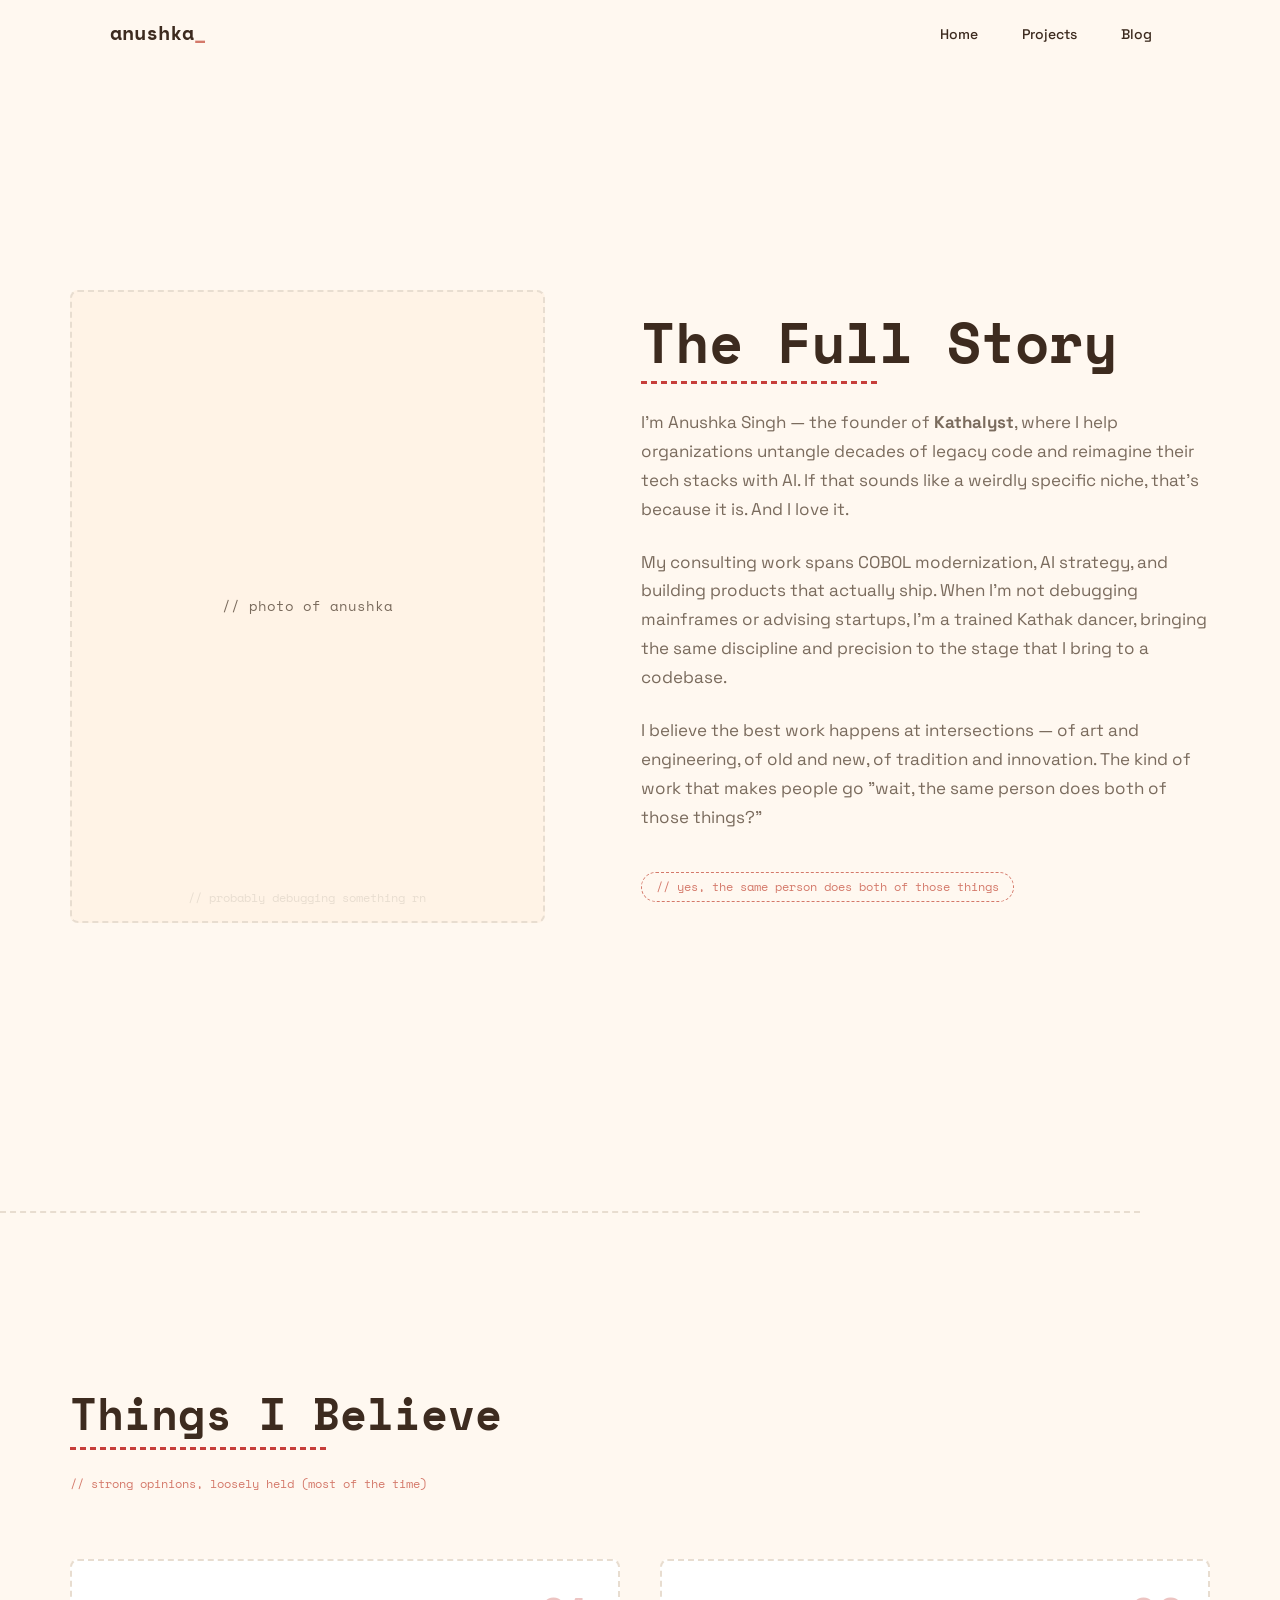
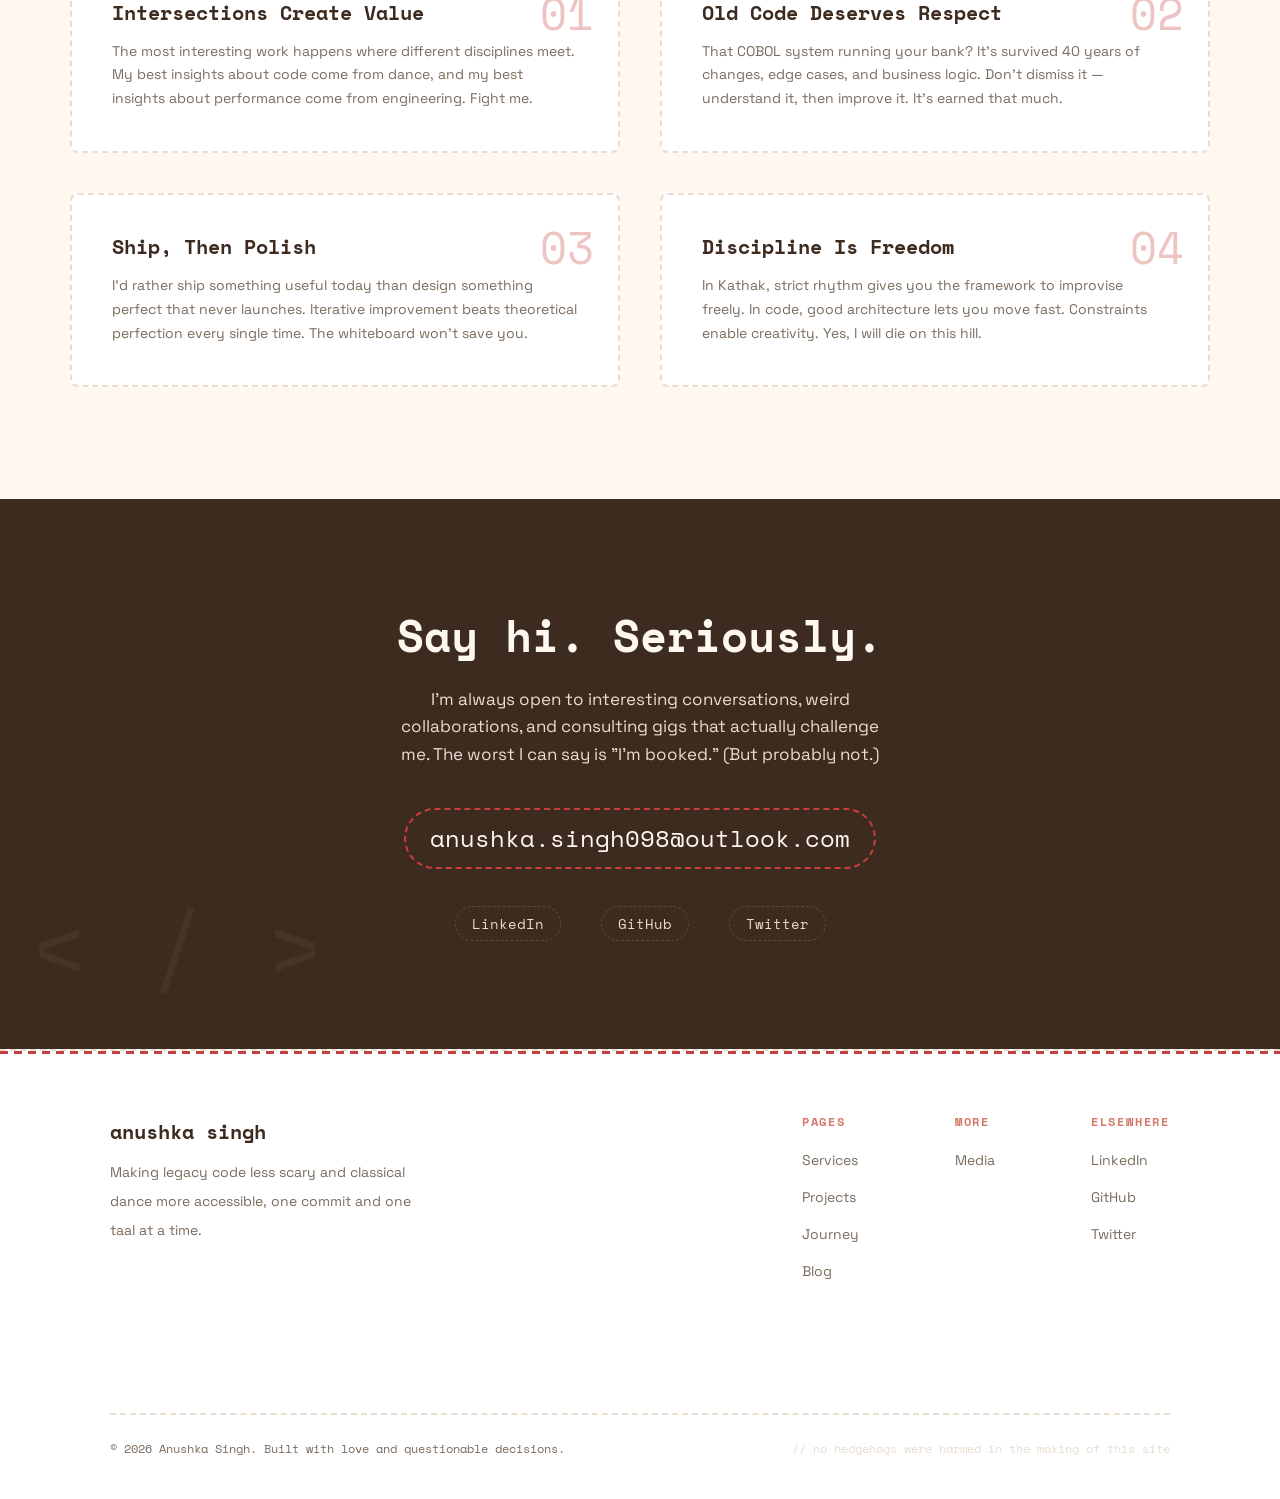
<file: about.html>
<!DOCTYPE html>
<html lang="en">
<head>
  <meta charset="UTF-8">
  <meta name="robots" content="noindex">
  <meta name="viewport" content="width=device-width, initial-scale=1.0">
  <title>About — Anushka Singh</title>
  <meta name="description" content="The full story of how one person ended up doing AI consulting, COBOL archaeology, and classical Indian dance. It's a journey.">
  <link rel="preconnect" href="https://fonts.googleapis.com">
  <link rel="preconnect" href="https://fonts.gstatic.com" crossorigin>
  <link href="https://fonts.googleapis.com/css2?family=Space+Grotesk:wght@300;400;500;600;700&family=Space+Mono:wght@400;700&display=swap" rel="stylesheet">
  <link rel="stylesheet" href="css/variables.css">
  <link rel="stylesheet" href="css/style.css">
  <link rel="stylesheet" href="css/responsive.css">
  <script src="shared/js/analytics.js"></script>
</head>
<body>
  <nav class="nav" role="navigation" aria-label="Main navigation">
    <div class="nav__inner">
      <a href="index.html" class="nav__logo">anushka</a>
      <button class="nav__toggle" aria-label="Toggle menu" aria-expanded="false">
        <span></span><span></span><span></span>
      </button>
      <ul class="nav__links">
        <li><a href="index.html" class="nav__link">Home</a></li>
        <li><a href="projects.html" class="nav__link">Projects</a></li>
        <li><a href="blog.html" class="nav__link">Blog</a></li>
      </ul>
    </div>
  </nav>

  <main>
    <section class="section container">
      <div class="about-hero">
        <div class="about-photo">// photo of anushka</div>
        <div class="about-content">
          <h1>The Full Story</h1>
          <p>I'm Anushka Singh &mdash; the founder of <strong>Kathalyst</strong>, where I help organizations untangle decades of legacy code and reimagine their tech stacks with AI. If that sounds like a weirdly specific niche, that's because it is. And I love it.</p>
          <p>My consulting work spans COBOL modernization, AI strategy, and building products that actually ship. When I'm not debugging mainframes or advising startups, I'm a trained Kathak dancer, bringing the same discipline and precision to the stage that I bring to a codebase.</p>
          <p>I believe the best work happens at intersections &mdash; of art and engineering, of old and new, of tradition and innovation. The kind of work that makes people go "wait, the same person does both of those things?"</p>
          <span class="about-quirk">// yes, the same person does both of those things</span>
        </div>
      </div>
    </section>

    <hr class="divider container">

    <section class="section container">
      <div class="section-header">
        <h2 class="section-header__title">Things I Believe</h2>
        <span class="section-header__aside">// strong opinions, loosely held (most of the time)</span>
      </div>
      <div class="beliefs-grid">
        <div class="belief-card">
          <span class="belief-card__number">01</span>
          <h3>Intersections Create Value</h3>
          <p>The most interesting work happens where different disciplines meet. My best insights about code come from dance, and my best insights about performance come from engineering. Fight me.</p>
        </div>
        <div class="belief-card">
          <span class="belief-card__number">02</span>
          <h3>Old Code Deserves Respect</h3>
          <p>That COBOL system running your bank? It's survived 40 years of changes, edge cases, and business logic. Don't dismiss it &mdash; understand it, then improve it. It's earned that much.</p>
        </div>
        <div class="belief-card">
          <span class="belief-card__number">03</span>
          <h3>Ship, Then Polish</h3>
          <p>I'd rather ship something useful today than design something perfect that never launches. Iterative improvement beats theoretical perfection every single time. The whiteboard won't save you.</p>
        </div>
        <div class="belief-card">
          <span class="belief-card__number">04</span>
          <h3>Discipline Is Freedom</h3>
          <p>In Kathak, strict rhythm gives you the framework to improvise freely. In code, good architecture lets you move fast. Constraints enable creativity. Yes, I will die on this hill.</p>
        </div>
      </div>
    </section>

    <section class="contact">
      <div class="container">
        <h2>Say hi. Seriously.</h2>
        <p>I'm always open to interesting conversations, weird collaborations, and consulting gigs that actually challenge me. The worst I can say is "I'm booked." (But probably not.)</p>
        <a data-social="email" data-social-text href="mailto:anushka.singh098@outlook.com" class="contact__email">anushka.singh098@outlook.com</a>
        <ul class="contact__socials">
          <li><a data-social="linkedin" href="https://www.linkedin.com/in/asingh27" class="contact__social" target="_blank" rel="noopener">LinkedIn</a></li>
          <li><a data-social="github" href="https://github.com/anushkasingh98" class="contact__social" target="_blank" rel="noopener">GitHub</a></li>
          <li><a data-social="twitter" href="https://x.com/anushka_singh98" class="contact__social" target="_blank" rel="noopener">Twitter</a></li>
        </ul>
      </div>
    </section>
  </main>

  <footer class="footer">
    <div class="footer__inner">
      <div class="footer__brand">
        <span class="footer__brand-name">anushka singh</span>
        <span class="footer__brand-quip">Making legacy code less scary and classical dance more accessible, one commit and one taal at a time.</span>
      </div>
      <nav class="footer__nav">
        <div class="footer__col">
          <h4>Pages</h4>
          <ul class="footer__links">
            <li><a href="services.html" class="footer__link">Services</a></li>
            <li><a href="projects.html" class="footer__link">Projects</a></li>
            <li><a href="journey.html" class="footer__link">Journey</a></li>
            <li><a href="blog.html" class="footer__link">Blog</a></li>
          </ul>
        </div>
        <div class="footer__col">
          <h4>More</h4>
          <ul class="footer__links">
            <li><a href="media.html" class="footer__link">Media</a></li>
          </ul>
        </div>
        <div class="footer__col">
          <h4>Elsewhere</h4>
          <ul class="footer__links">
            <li><a data-social="linkedin" href="https://www.linkedin.com/in/asingh27" class="footer__link" target="_blank" rel="noopener">LinkedIn</a></li>
            <li><a data-social="github" href="https://github.com/anushkasingh98" class="footer__link" target="_blank" rel="noopener">GitHub</a></li>
            <li><a data-social="twitter" href="https://x.com/anushka_singh98" class="footer__link" target="_blank" rel="noopener">Twitter</a></li>
          </ul>
        </div>
      </nav>
      <div class="footer__bottom">
        <p class="footer__copy">&copy; 2026 Anushka Singh. Built with love and questionable decisions.</p>
        <span class="footer__easter-egg" title="You found me!">// no hedgehogs were harmed in the making of this site</span>
      </div>
    </div>
  </footer>

  <script src="shared/js/site-config.js"></script>
  <script src="shared/js/site-links.js"></script>
  <script src="js/main.js"></script>
</body>
</html>
</file>
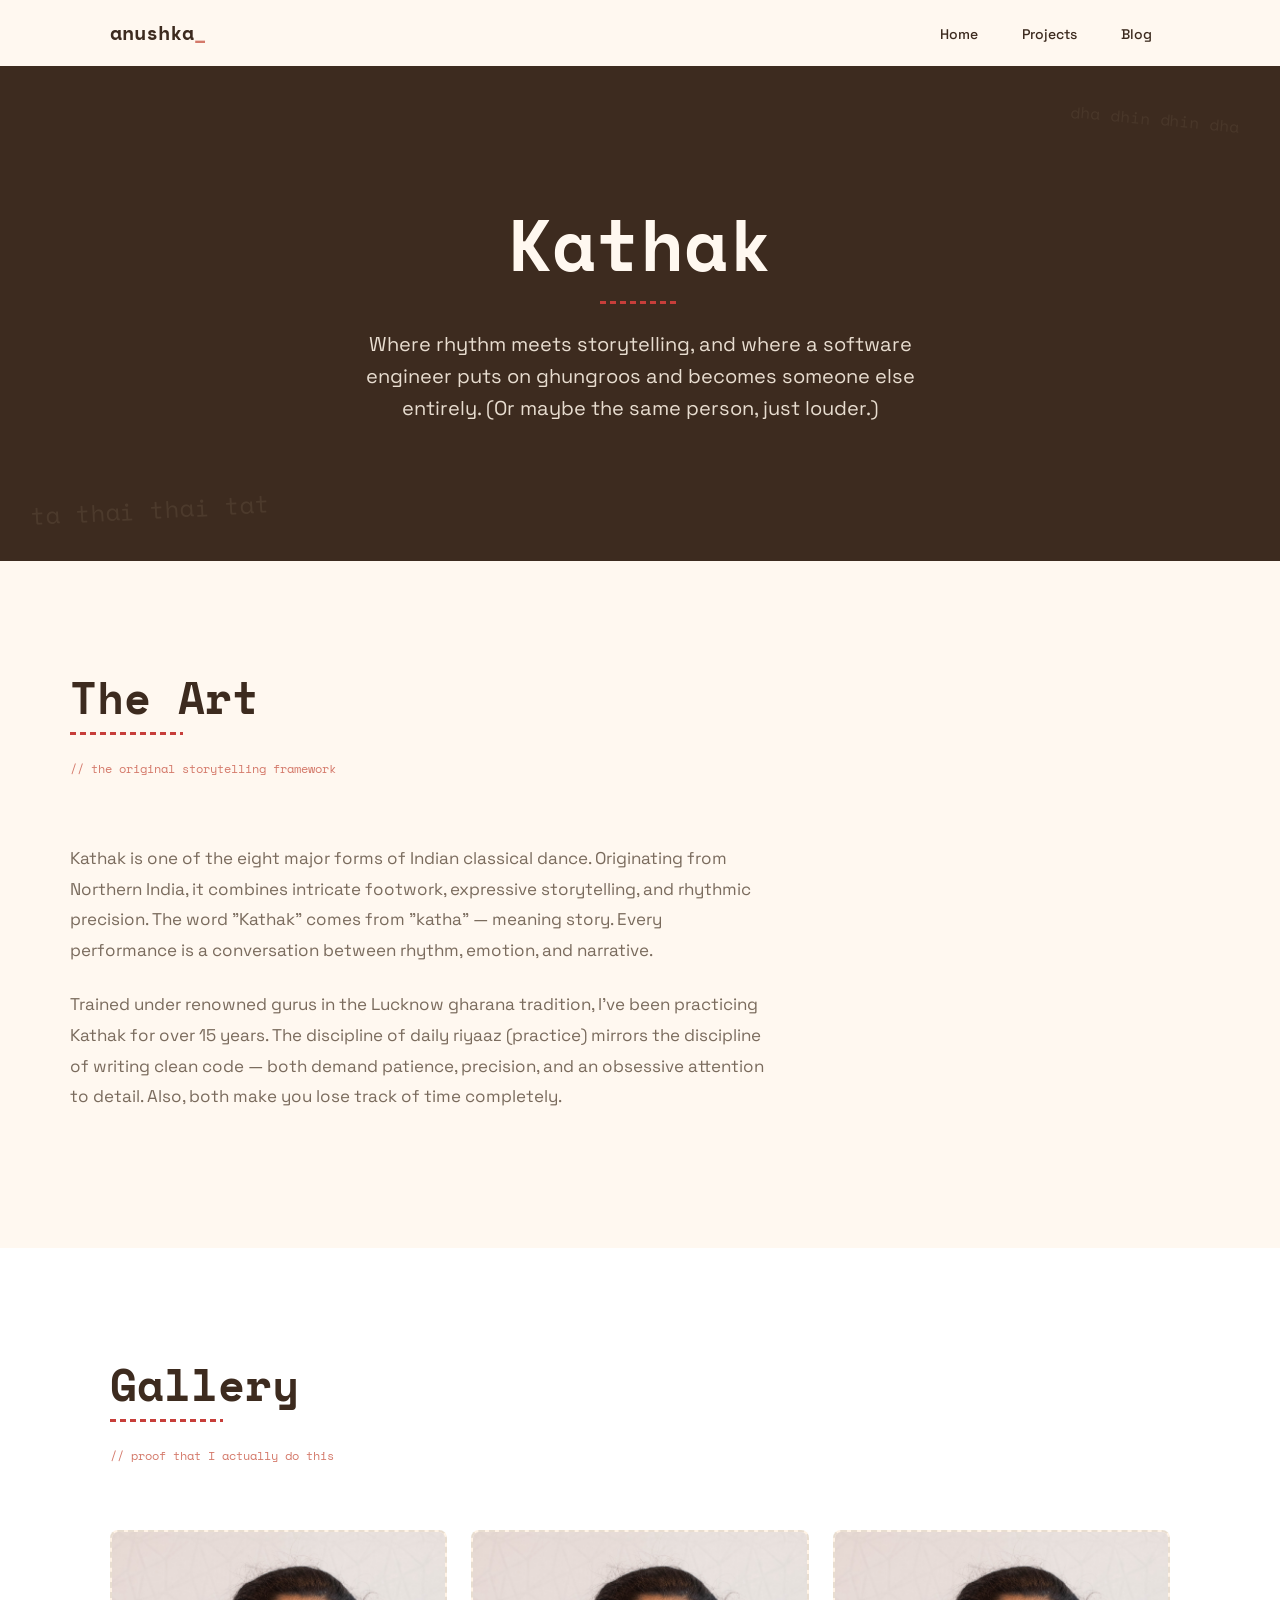
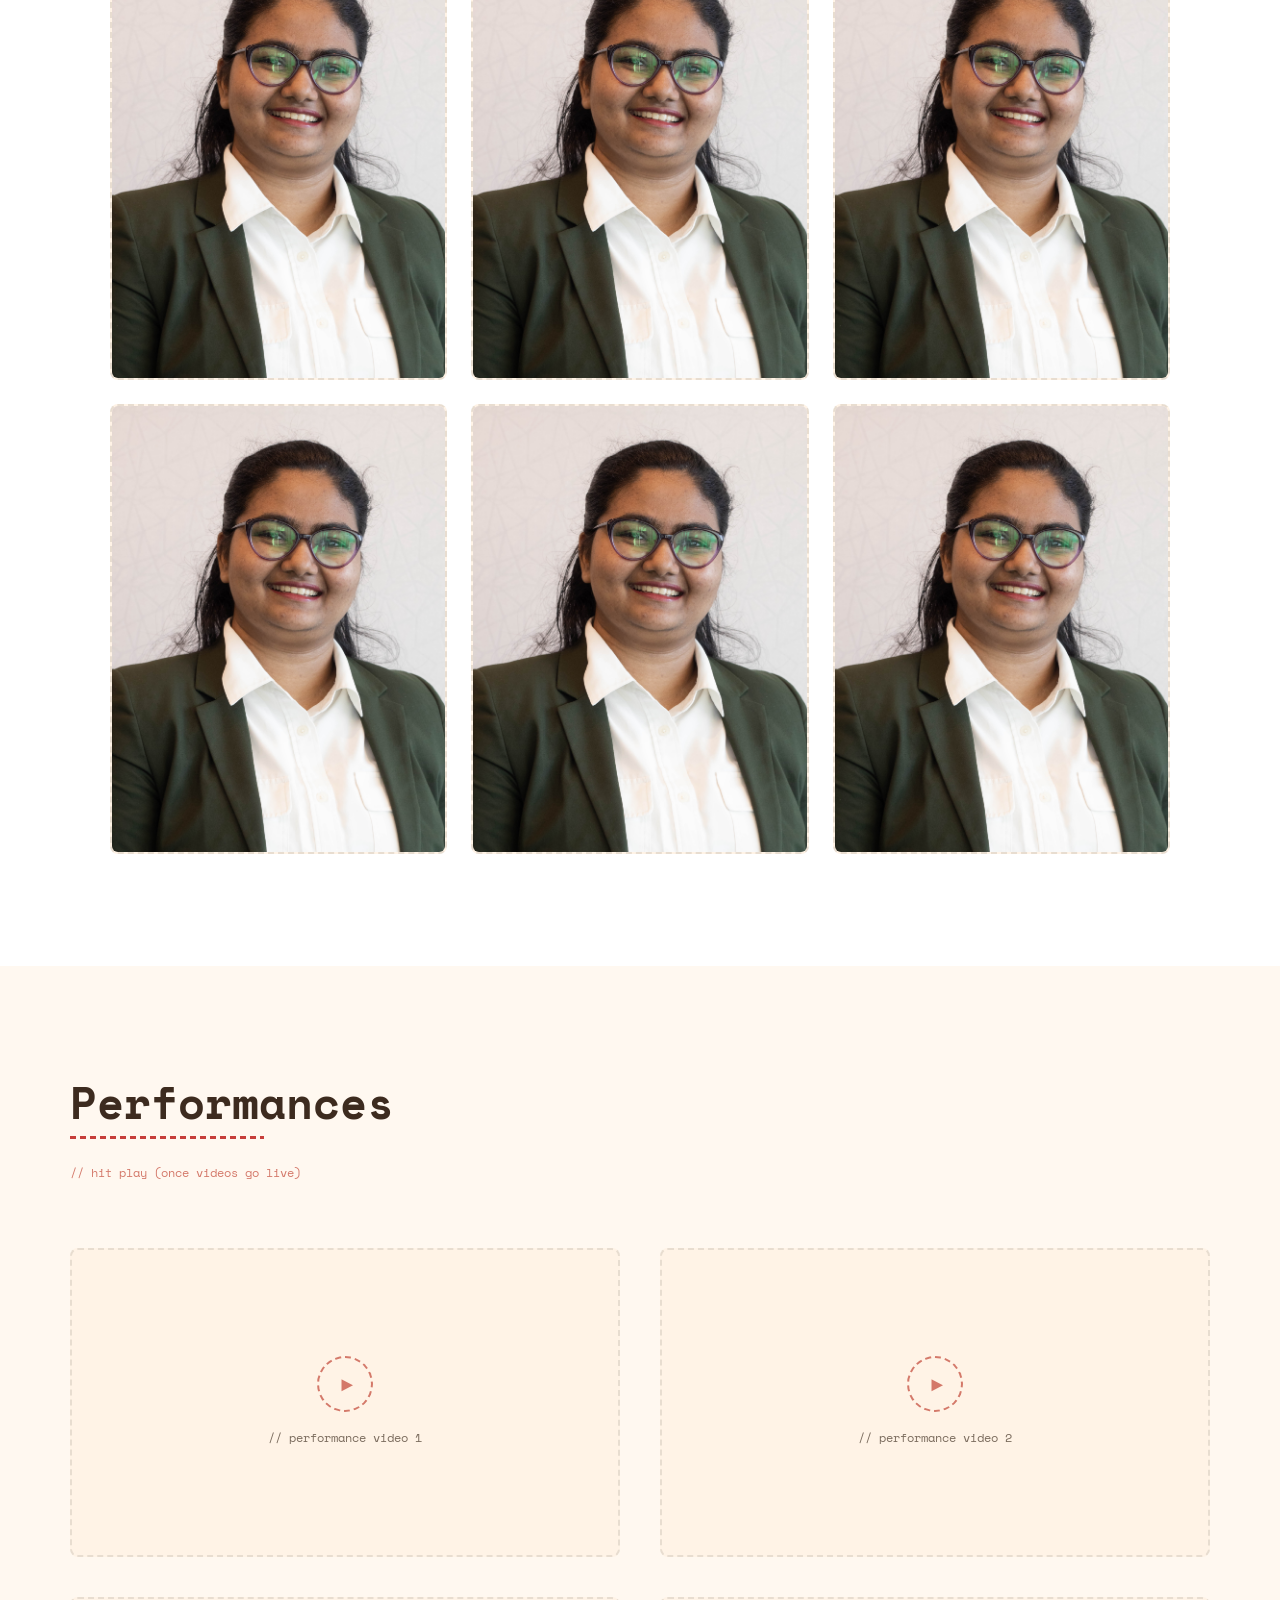
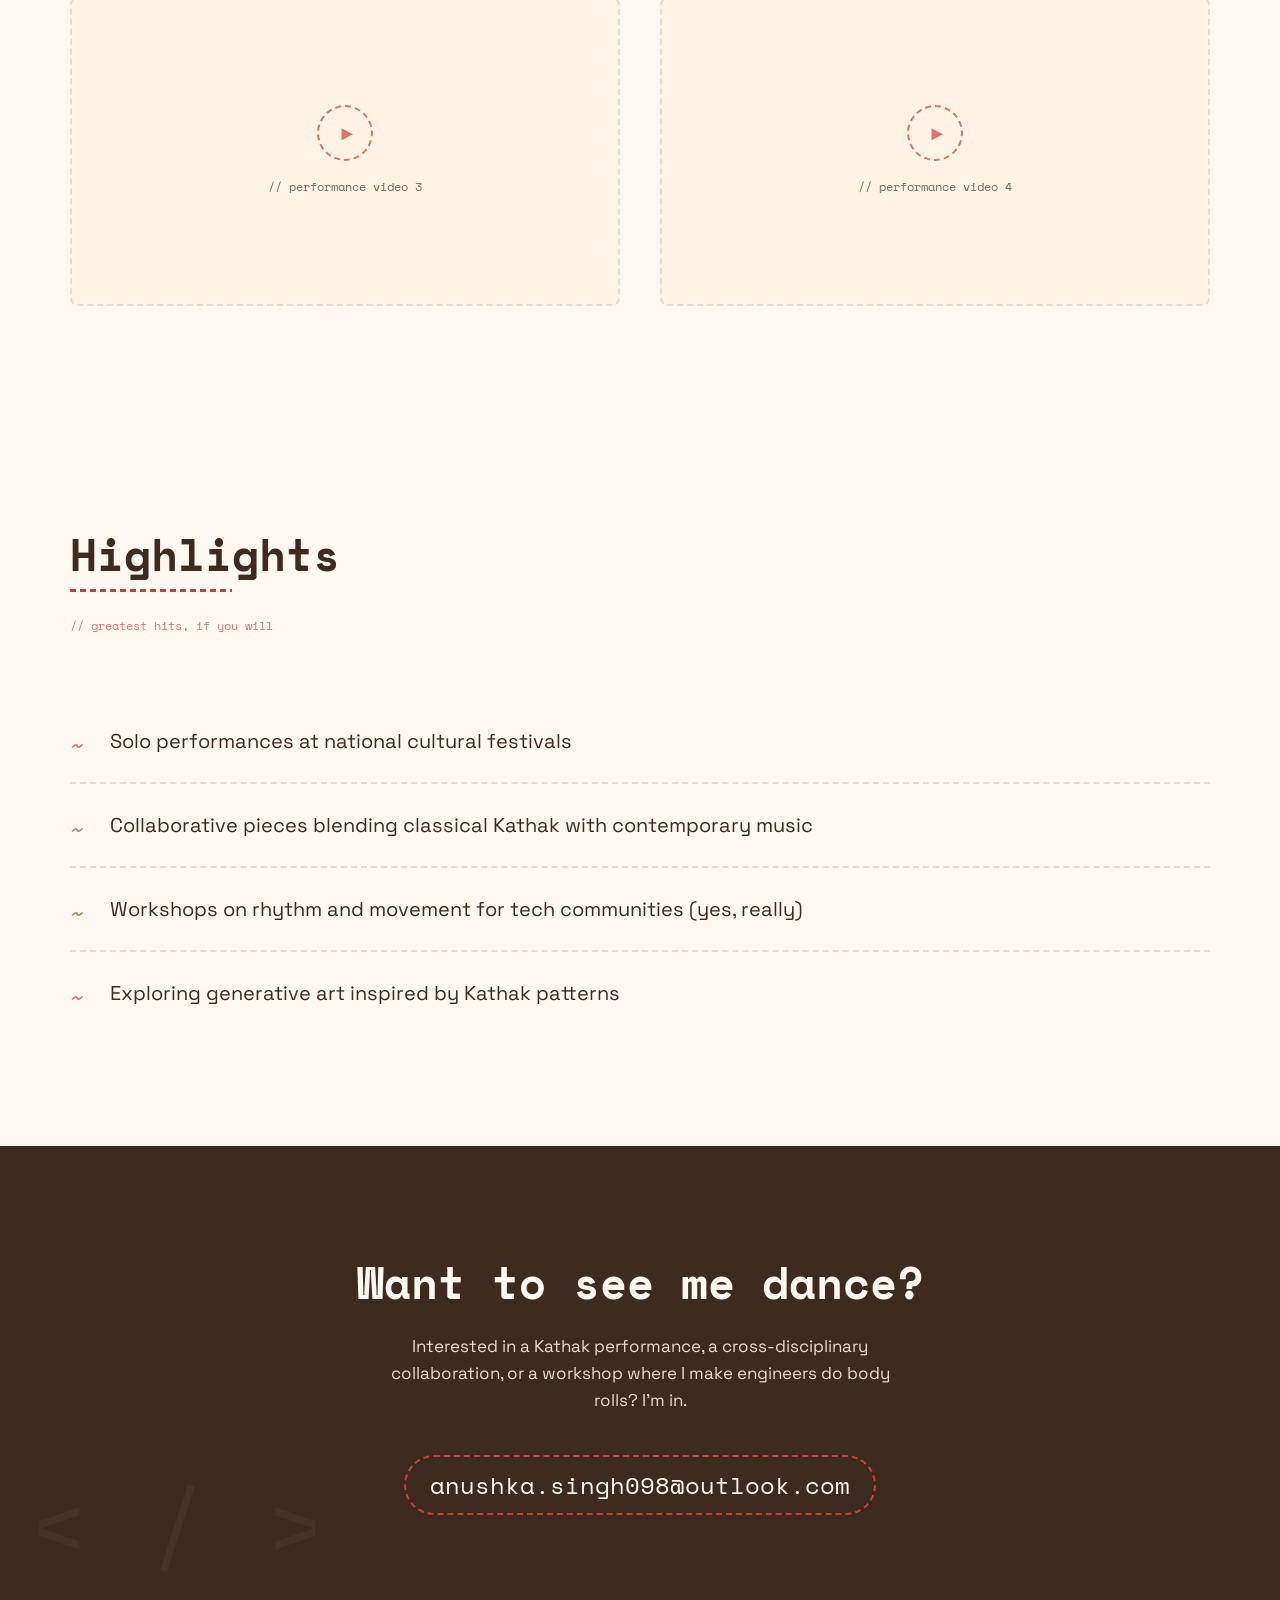
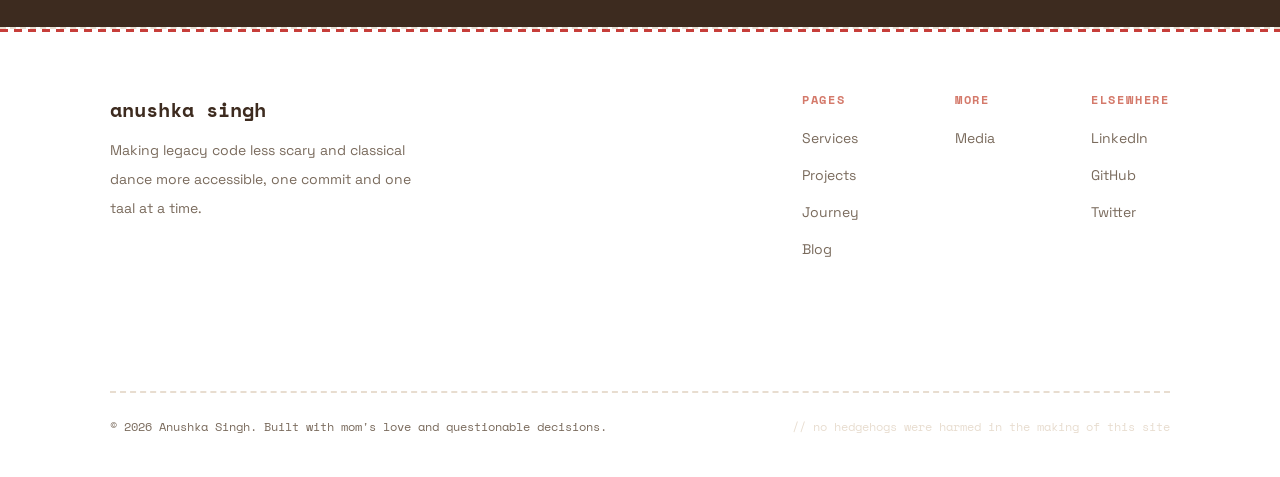
<file: dance.html>
<!DOCTYPE html>
<html lang="en">
<head>
  <meta charset="UTF-8">
  <meta name="robots" content="noindex">
  <meta name="viewport" content="width=device-width, initial-scale=1.0">
  <title>Kathak — Anushka Singh</title>
  <meta name="description" content="Anushka Singh's Kathak dance practice. Yes, the same person who debugs COBOL also does intricate footwork at 200 BPM. We contain multitudes.">
  <link rel="preconnect" href="https://fonts.googleapis.com">
  <link rel="preconnect" href="https://fonts.gstatic.com" crossorigin>
  <link href="https://fonts.googleapis.com/css2?family=Space+Grotesk:wght@300;400;500;600;700&family=Space+Mono:wght@400;700&display=swap" rel="stylesheet">
  <link rel="stylesheet" href="css/variables.css">
  <link rel="stylesheet" href="css/style.css">
  <link rel="stylesheet" href="css/responsive.css">
  <script src="shared/js/analytics.js"></script>
</head>
<body>
  <nav class="nav" role="navigation" aria-label="Main navigation">
    <div class="nav__inner">
      <a href="index.html" class="nav__logo">anushka</a>
      <button class="nav__toggle" aria-label="Toggle menu" aria-expanded="false">
        <span></span><span></span><span></span>
      </button>
      <ul class="nav__links">
        <li><a href="index.html" class="nav__link">Home</a></li>
        <li><a href="projects.html" class="nav__link">Projects</a></li>
        <li><a href="blog.html" class="nav__link">Blog</a></li>
      </ul>
    </div>
  </nav>

  <main>
    <section class="dance-hero">
      <div>
        <h1 class="dance-hero__title">Kathak</h1>
        <p class="dance-hero__subtitle">Where rhythm meets storytelling, and where a software engineer puts on ghungroos and becomes someone else entirely. (Or maybe the same person, just louder.)</p>
      </div>
    </section>

    <section class="dance-section container">
      <div class="section-header">
        <h2 class="section-header__title">The Art</h2>
        <span class="section-header__aside">// the original storytelling framework</span>
      </div>
      <p>Kathak is one of the eight major forms of Indian classical dance. Originating from Northern India, it combines intricate footwork, expressive storytelling, and rhythmic precision. The word "Kathak" comes from "katha" &mdash; meaning story. Every performance is a conversation between rhythm, emotion, and narrative.</p>
      <p>Trained under renowned gurus in the Lucknow gharana tradition, I've been practicing Kathak for over 15 years. The discipline of daily riyaaz (practice) mirrors the discipline of writing clean code &mdash; both demand patience, precision, and an obsessive attention to detail. Also, both make you lose track of time completely.</p>
    </section>

    <section class="dance-section section--alt">
      <div class="container">
        <div class="section-header">
          <h2 class="section-header__title">Gallery</h2>
          <span class="section-header__aside">// proof that I actually do this</span>
        </div>
        <div class="dance-gallery">
          <div class="dance-gallery__item dance-gallery__item--photo">
            <img class="dance-gallery__img" src="assets/Anushka-headshot.jpg" alt="Sample photo &mdash; performance photo coming soon">
          </div>
          <div class="dance-gallery__item dance-gallery__item--photo">
            <img class="dance-gallery__img" src="assets/Anushka-headshot.jpg" alt="Sample photo &mdash; performance photo coming soon">
          </div>
          <div class="dance-gallery__item dance-gallery__item--photo">
            <img class="dance-gallery__img" src="assets/Anushka-headshot.jpg" alt="Sample photo &mdash; performance photo coming soon">
          </div>
          <div class="dance-gallery__item dance-gallery__item--photo">
            <img class="dance-gallery__img" src="assets/Anushka-headshot.jpg" alt="Sample photo &mdash; performance photo coming soon">
          </div>
          <div class="dance-gallery__item dance-gallery__item--photo">
            <img class="dance-gallery__img" src="assets/Anushka-headshot.jpg" alt="Sample photo &mdash; performance photo coming soon">
          </div>
          <div class="dance-gallery__item dance-gallery__item--photo">
            <img class="dance-gallery__img" src="assets/Anushka-headshot.jpg" alt="Sample photo &mdash; performance photo coming soon">
          </div>
        </div>
      </div>
    </section>

    <section class="dance-section container">
      <div class="section-header">
        <h2 class="section-header__title">Performances</h2>
        <span class="section-header__aside">// hit play (once videos go live)</span>
      </div>
      <!--
        To embed a real YouTube video, replace a placeholder with:
        <div class="dance-videos__item">
          <iframe class="dance-videos__embed"
                  src="https://www.youtube.com/embed/VIDEO_ID"
                  title="Performance title"
                  allow="accelerometer; autoplay; clipboard-write; encrypted-media; gyroscope; picture-in-picture; web-share"
                  allowfullscreen loading="lazy"
                  referrerpolicy="strict-origin-when-cross-origin"></iframe>
        </div>
      -->
      <div class="dance-videos">
        <div class="dance-videos__item dance-videos__item--placeholder">
          <span class="dance-videos__play" aria-hidden="true">&#9658;</span>
          <span class="dance-videos__caption">// performance video 1</span>
        </div>
        <div class="dance-videos__item dance-videos__item--placeholder">
          <span class="dance-videos__play" aria-hidden="true">&#9658;</span>
          <span class="dance-videos__caption">// performance video 2</span>
        </div>
        <div class="dance-videos__item dance-videos__item--placeholder">
          <span class="dance-videos__play" aria-hidden="true">&#9658;</span>
          <span class="dance-videos__caption">// performance video 3</span>
        </div>
        <div class="dance-videos__item dance-videos__item--placeholder">
          <span class="dance-videos__play" aria-hidden="true">&#9658;</span>
          <span class="dance-videos__caption">// performance video 4</span>
        </div>
      </div>
    </section>

    <section class="dance-section container">
      <div class="section-header">
        <h2 class="section-header__title">Highlights</h2>
        <span class="section-header__aside">// greatest hits, if you will</span>
      </div>
      <ul class="dance-highlights">
        <li>Solo performances at national cultural festivals</li>
        <li>Collaborative pieces blending classical Kathak with contemporary music</li>
        <li>Workshops on rhythm and movement for tech communities (yes, really)</li>
        <li>Exploring generative art inspired by Kathak patterns</li>
      </ul>
    </section>

    <section class="contact">
      <div class="container">
        <h2>Want to see me dance?</h2>
        <p>Interested in a Kathak performance, a cross-disciplinary collaboration, or a workshop where I make engineers do body rolls? I'm in.</p>
        <a data-social="email" data-social-text href="mailto:anushka.singh098@outlook.com" class="contact__email">anushka.singh098@outlook.com</a>
      </div>
    </section>
  </main>

  <footer class="footer">
    <div class="footer__inner">
      <div class="footer__brand">
        <span class="footer__brand-name">anushka singh</span>
        <span class="footer__brand-quip">Making legacy code less scary and classical dance more accessible, one commit and one taal at a time.</span>
      </div>
      <nav class="footer__nav">
        <div class="footer__col">
          <h4>Pages</h4>
          <ul class="footer__links">
            <li><a href="services.html" class="footer__link">Services</a></li>
            <li><a href="projects.html" class="footer__link">Projects</a></li>
            <li><a href="journey.html" class="footer__link">Journey</a></li>
            <li><a href="blog.html" class="footer__link">Blog</a></li>
          </ul>
        </div>
        <div class="footer__col">
          <h4>More</h4>
          <ul class="footer__links">
            <li><a href="media.html" class="footer__link">Media</a></li>
          </ul>
        </div>
        <div class="footer__col">
          <h4>Elsewhere</h4>
          <ul class="footer__links">
            <li><a data-social="linkedin" href="https://www.linkedin.com/in/asingh27" class="footer__link" target="_blank" rel="noopener">LinkedIn</a></li>
            <li><a data-social="github" href="https://github.com/anushkasingh98" class="footer__link" target="_blank" rel="noopener">GitHub</a></li>
            <li><a data-social="twitter" href="https://x.com/anushka_singh98" class="footer__link" target="_blank" rel="noopener">Twitter</a></li>
          </ul>
        </div>
      </nav>
      <div class="footer__bottom">
        <p class="footer__copy">&copy; 2026 Anushka Singh. Built with mom's love and questionable decisions.</p>
        <span class="footer__easter-egg" title="You found me!">// no hedgehogs were harmed in the making of this site</span>
      </div>
    </div>
  </footer>

  <script src="shared/js/site-config.js"></script>
  <script src="shared/js/site-links.js"></script>
  <script src="js/main.js"></script>
</body>
</html>
</file>
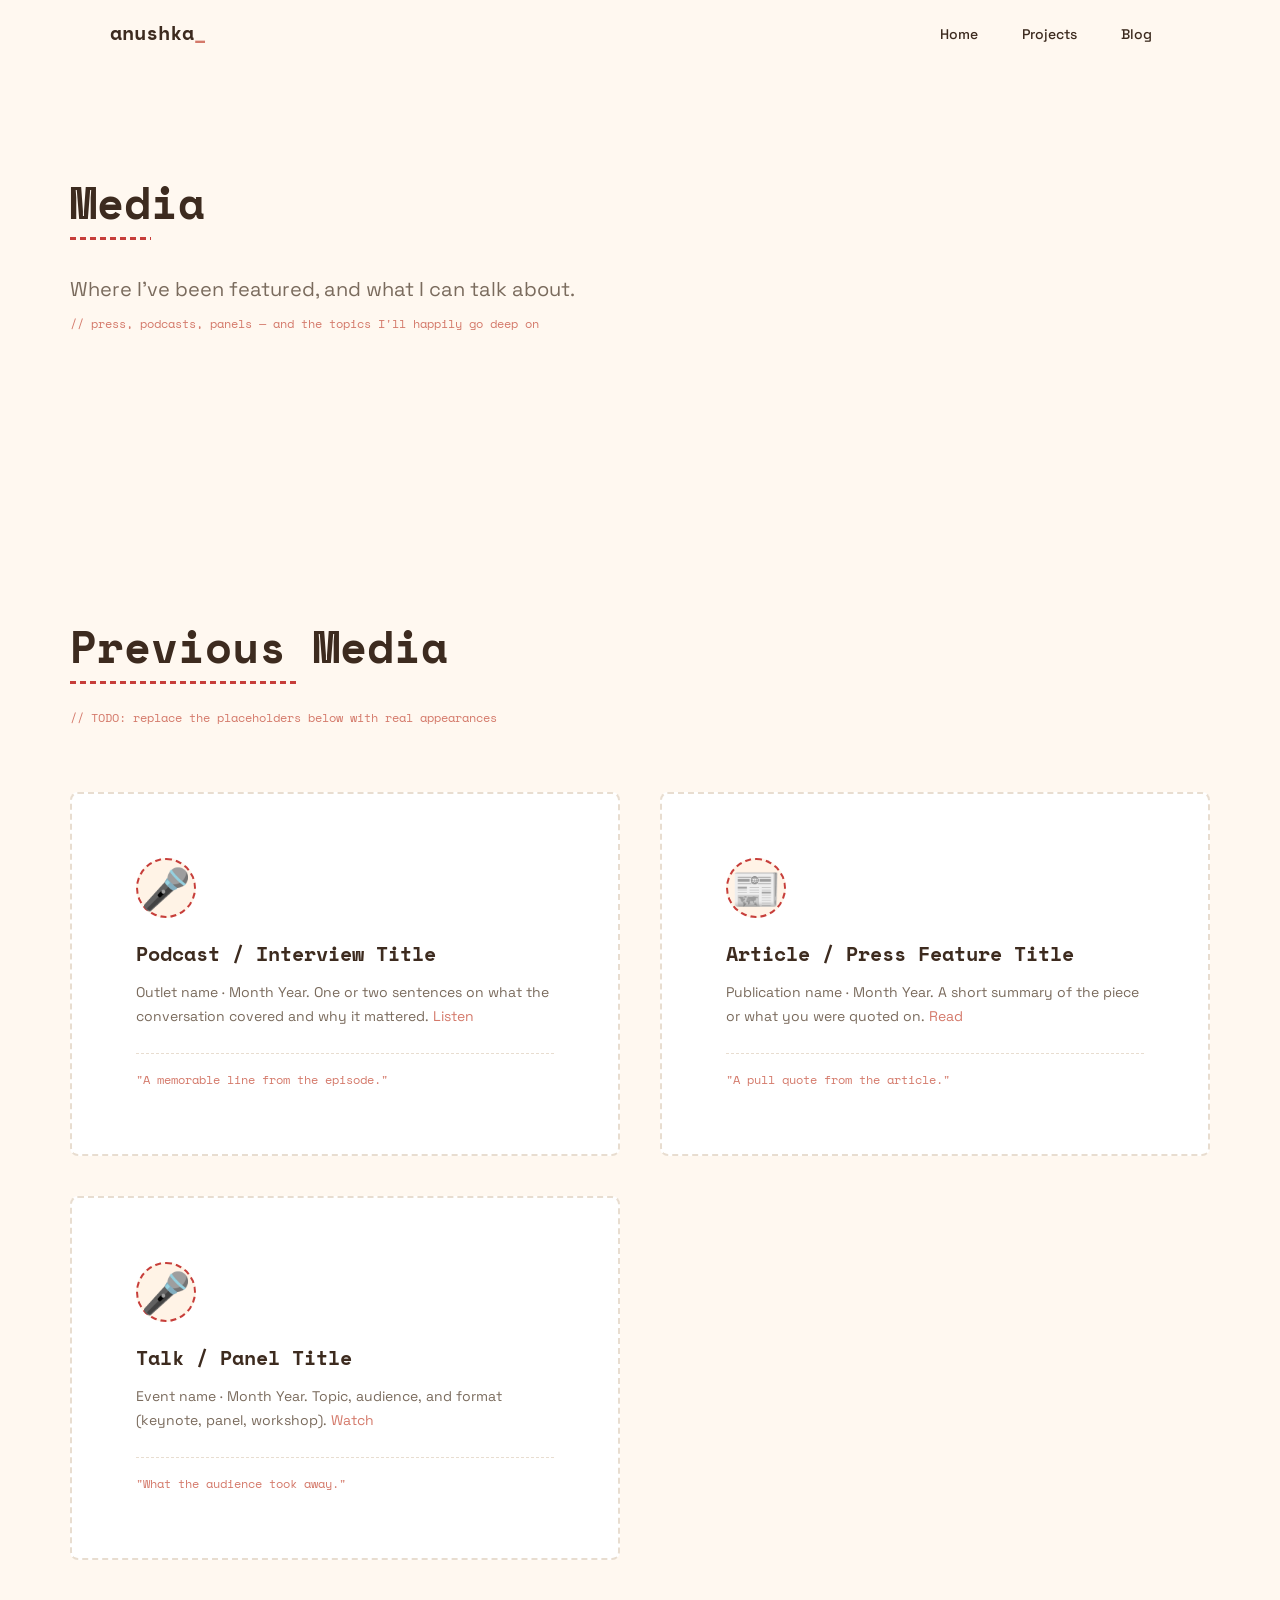
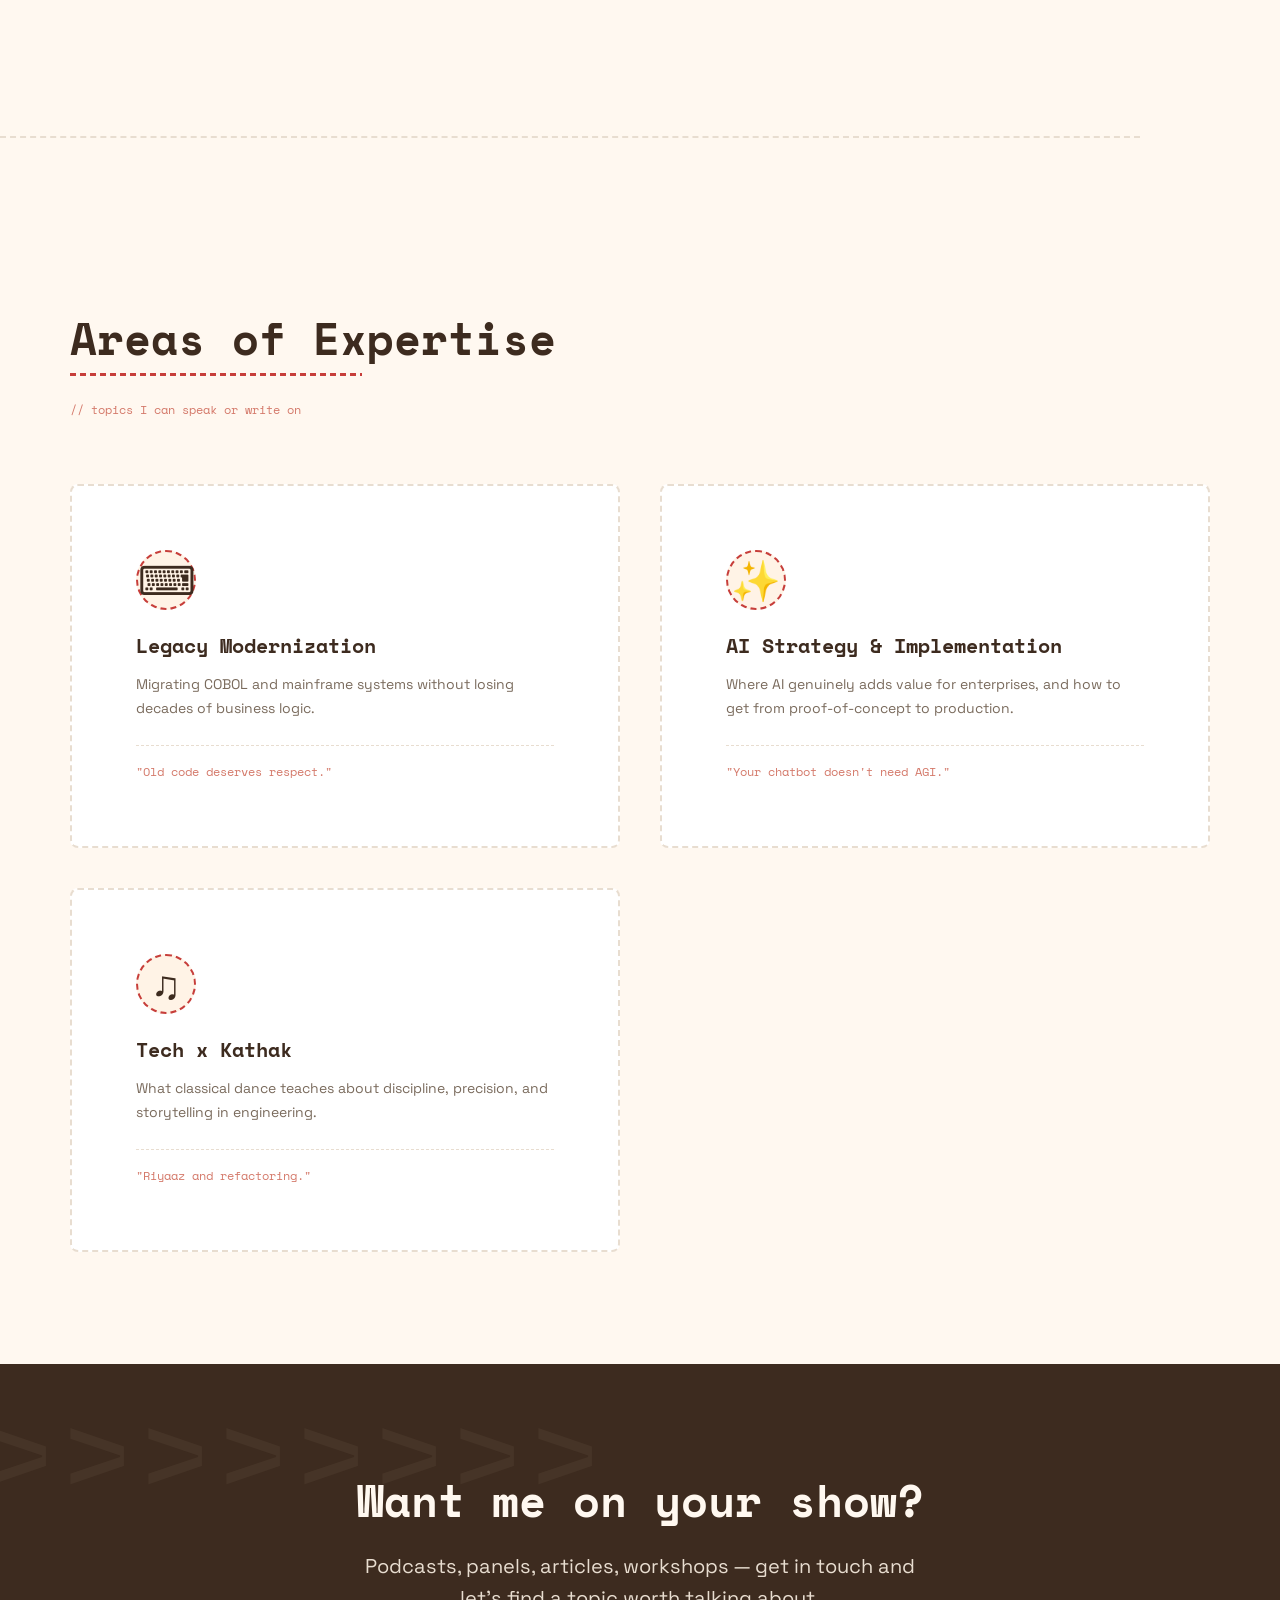
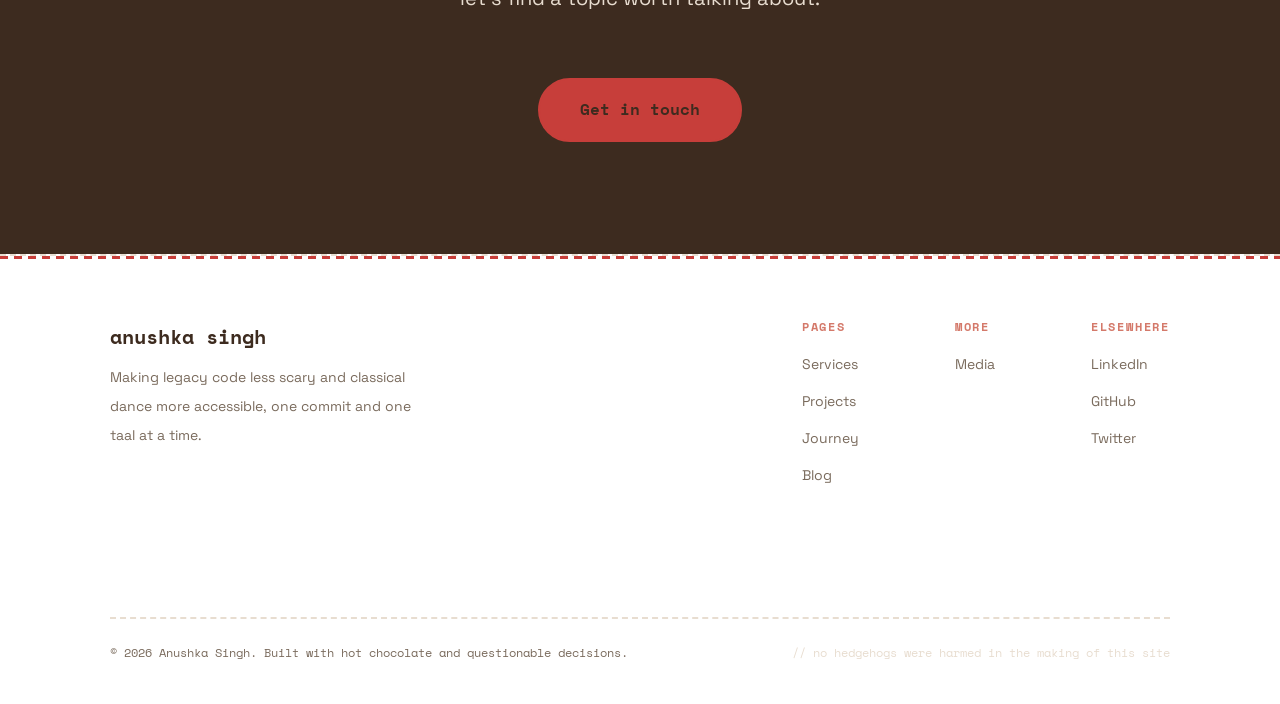
<file: media.html>
<!DOCTYPE html>
<html lang="en">
<head>
  <meta charset="UTF-8">
  <meta name="viewport" content="width=device-width, initial-scale=1.0">
  <title>Media — Anushka Singh</title>
  <meta name="description" content="Past media appearances, talks, and the topics Anushka Singh can speak on: AI strategy, legacy modernization, and the intersection of tech and Kathak.">
  <link rel="canonical" href="https://www.anushkaintech.com/media.html">
  <link rel="preconnect" href="https://fonts.googleapis.com">
  <link rel="preconnect" href="https://fonts.gstatic.com" crossorigin>
  <link href="https://fonts.googleapis.com/css2?family=Space+Grotesk:wght@300;400;500;600;700&family=Space+Mono:wght@400;700&display=swap" rel="stylesheet">
  <link rel="stylesheet" href="css/variables.css">
  <link rel="stylesheet" href="css/style.css">
  <link rel="stylesheet" href="css/responsive.css">
  <script src="shared/js/analytics.js"></script>
</head>
<body>
  <nav class="nav" role="navigation" aria-label="Main navigation">
    <div class="nav__inner">
      <a href="index.html" class="nav__logo">anushka</a>
      <button class="nav__toggle" aria-label="Toggle menu" aria-expanded="false">
        <span></span><span></span><span></span>
      </button>
      <ul class="nav__links">
        <li><a href="index.html" class="nav__link">Home</a></li>
        <li><a href="projects.html" class="nav__link">Projects</a></li>
        <li><a href="blog.html" class="nav__link">Blog</a></li>
      </ul>
    </div>
  </nav>

  <main>
    <section class="section container">
      <div class="section-header">
        <h1 class="section-header__title">Media</h1>
        <p class="section-header__subtitle">Where I've been featured, and what I can talk about.</p>
        <span class="section-header__aside">// press, podcasts, panels &mdash; and the topics I'll happily go deep on</span>
      </div>
    </section>

    <section class="section container">
      <div class="section-header">
        <h2 class="section-header__title">Previous Media</h2>
        <span class="section-header__aside">// TODO: replace the placeholders below with real appearances</span>
      </div>
      <div class="services-grid" id="media-grid">
        <div class="service-card">
          <div class="service-card__icon">&#127908;</div>
          <h3 class="service-card__title">Podcast / Interview Title</h3>
          <p class="service-card__summary">Outlet name &middot; Month Year. One or two sentences on what the conversation covered and why it mattered. <a href="#">Listen</a></p>
          <span class="service-card__quip">"A memorable line from the episode."</span>
        </div>
        <div class="service-card">
          <div class="service-card__icon">&#128240;</div>
          <h3 class="service-card__title">Article / Press Feature Title</h3>
          <p class="service-card__summary">Publication name &middot; Month Year. A short summary of the piece or what you were quoted on. <a href="#">Read</a></p>
          <span class="service-card__quip">"A pull quote from the article."</span>
        </div>
        <div class="service-card">
          <div class="service-card__icon">&#127908;</div>
          <h3 class="service-card__title">Talk / Panel Title</h3>
          <p class="service-card__summary">Event name &middot; Month Year. Topic, audience, and format (keynote, panel, workshop). <a href="#">Watch</a></p>
          <span class="service-card__quip">"What the audience took away."</span>
        </div>
      </div>
    </section>

    <hr class="divider container">

    <section class="section container">
      <div class="section-header">
        <h2 class="section-header__title">Areas of Expertise</h2>
        <span class="section-header__aside">// topics I can speak or write on</span>
      </div>
      <div class="services-grid">
        <div class="service-card">
          <div class="service-card__icon">&#9000;</div>
          <h3 class="service-card__title">Legacy Modernization</h3>
          <p class="service-card__summary">Migrating COBOL and mainframe systems without losing decades of business logic.</p>
          <span class="service-card__quip">"Old code deserves respect."</span>
        </div>
        <div class="service-card">
          <div class="service-card__icon">&#10024;</div>
          <h3 class="service-card__title">AI Strategy & Implementation</h3>
          <p class="service-card__summary">Where AI genuinely adds value for enterprises, and how to get from proof-of-concept to production.</p>
          <span class="service-card__quip">"Your chatbot doesn't need AGI."</span>
        </div>
        <div class="service-card">
          <div class="service-card__icon">&#9835;</div>
          <h3 class="service-card__title">Tech x Kathak</h3>
          <p class="service-card__summary">What classical dance teaches about discipline, precision, and storytelling in engineering.</p>
          <span class="service-card__quip">"Riyaaz and refactoring."</span>
        </div>
      </div>
    </section>

    <section class="shameless-cta">
      <h2>Want me on your show?</h2>
      <p class="shameless-cta__text">Podcasts, panels, articles, workshops &mdash; get in touch and let's find a topic worth talking about.</p>
      <a data-social="email" href="mailto:anushka.singh098@outlook.com" class="shameless-cta__btn">Get in touch</a>
    </section>
  </main>

  <footer class="footer">
    <div class="footer__inner">
      <div class="footer__brand">
        <span class="footer__brand-name">anushka singh</span>
        <span class="footer__brand-quip">Making legacy code less scary and classical dance more accessible, one commit and one taal at a time.</span>
      </div>
      <nav class="footer__nav">
        <div class="footer__col">
          <h4>Pages</h4>
          <ul class="footer__links">
            <li><a href="services.html" class="footer__link">Services</a></li>
            <li><a href="projects.html" class="footer__link">Projects</a></li>
            <li><a href="journey.html" class="footer__link">Journey</a></li>
            <li><a href="blog.html" class="footer__link">Blog</a></li>
          </ul>
        </div>
        <div class="footer__col">
          <h4>More</h4>
          <ul class="footer__links">
            <li><a href="media.html" class="footer__link">Media</a></li>
          </ul>
        </div>
        <div class="footer__col">
          <h4>Elsewhere</h4>
          <ul class="footer__links">
            <li><a data-social="linkedin" href="https://www.linkedin.com/in/asingh27" class="footer__link" target="_blank" rel="noopener">LinkedIn</a></li>
            <li><a data-social="github" href="https://github.com/anushkasingh98" class="footer__link" target="_blank" rel="noopener">GitHub</a></li>
            <li><a data-social="twitter" href="https://x.com/anushka_singh98" class="footer__link" target="_blank" rel="noopener">Twitter</a></li>
          </ul>
        </div>
      </nav>
      <div class="footer__bottom">
        <p class="footer__copy">&copy; 2026 Anushka Singh. Built with hot chocolate and questionable decisions.</p>
        <span class="footer__easter-egg" title="You found me!">// no hedgehogs were harmed in the making of this site</span>
      </div>
    </div>
  </footer>

  <script src="shared/js/site-config.js"></script>
  <script src="shared/js/site-links.js"></script>
  <script src="js/main.js"></script>
</body>
</html>
</file>
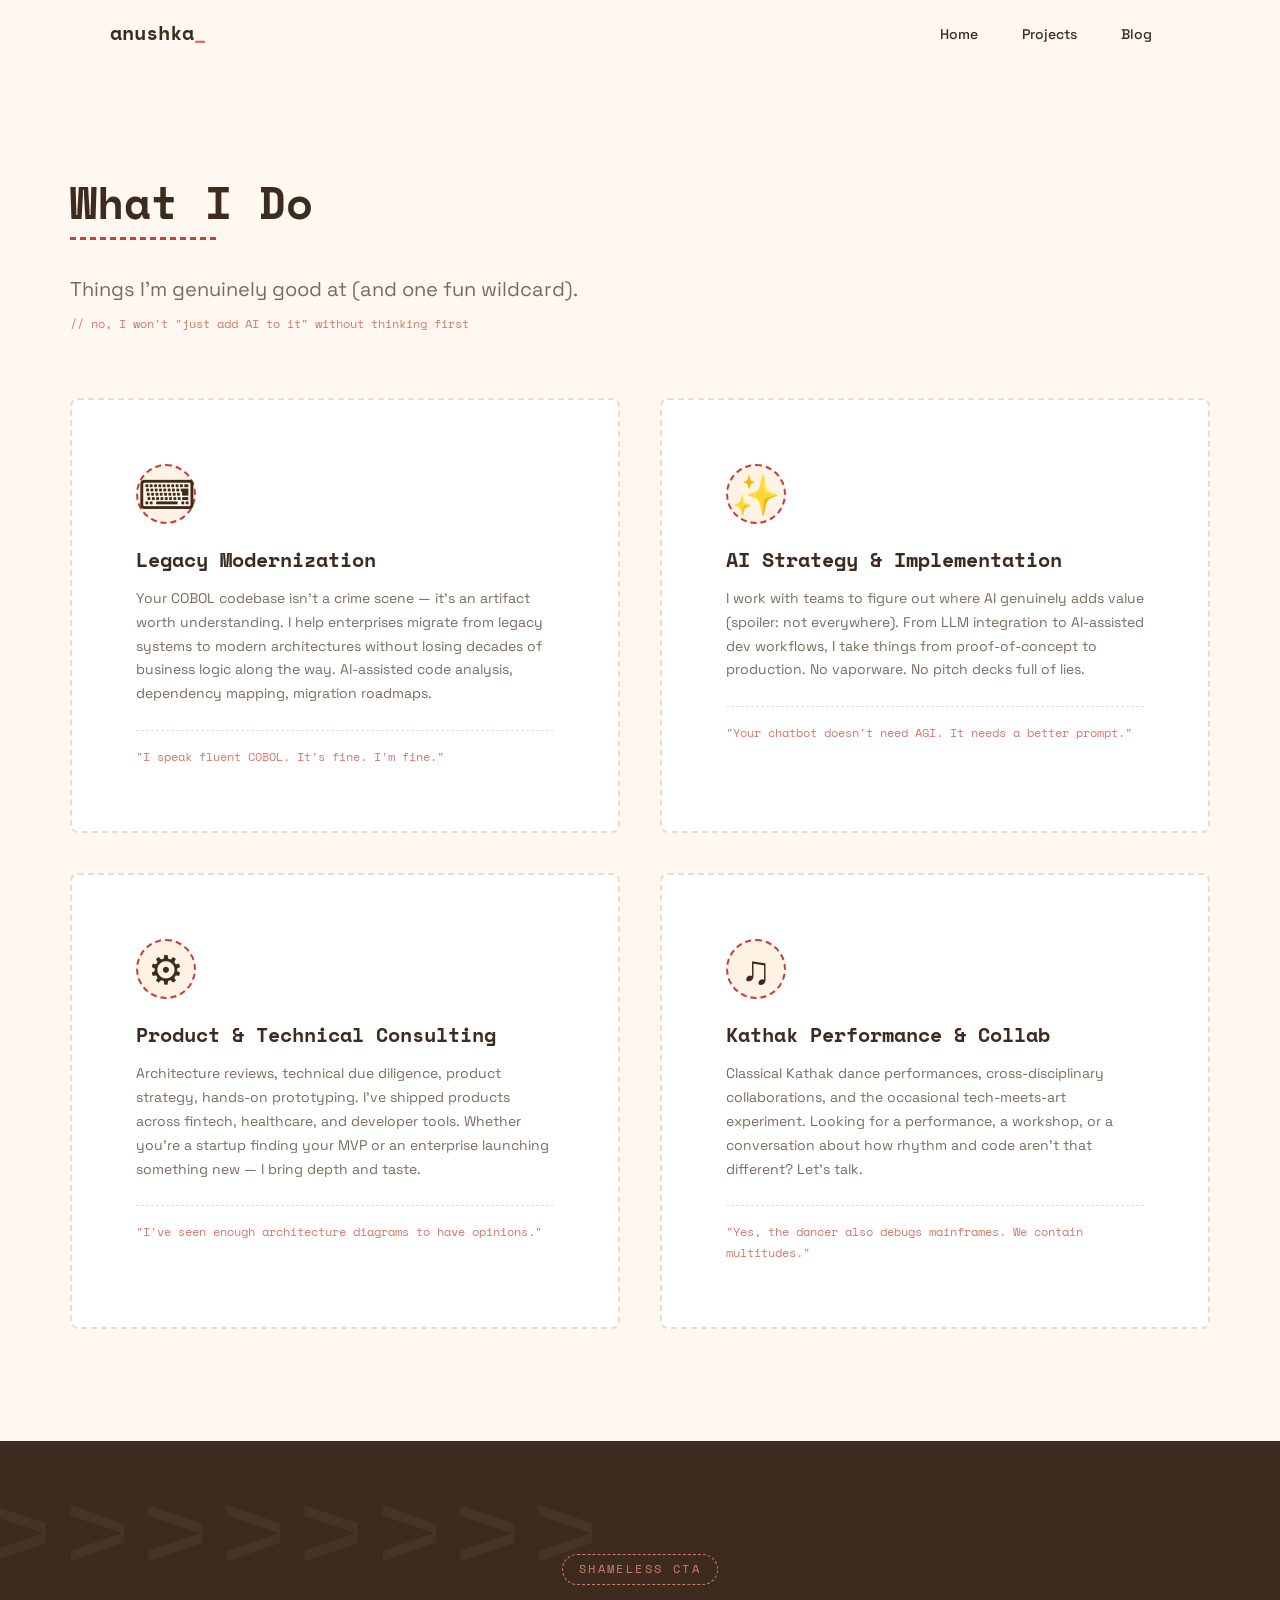
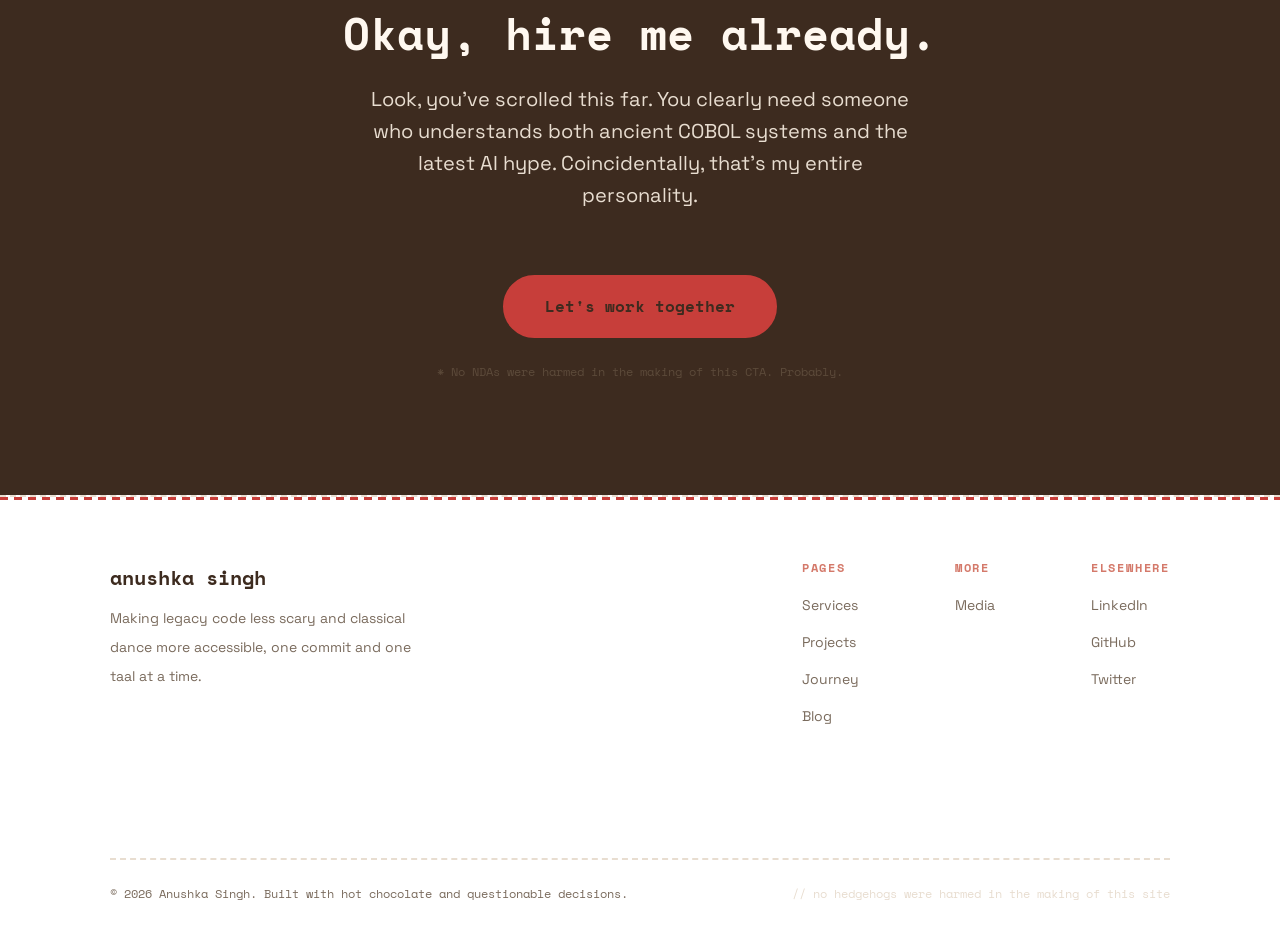
<file: services.html>
<!DOCTYPE html>
<html lang="en">
<head>
  <meta charset="UTF-8">
  <meta name="viewport" content="width=device-width, initial-scale=1.0">
  <title>Services — Anushka Singh</title>
  <meta name="description" content="AI strategy, legacy modernization, product consulting, and Kathak performances. Yes, all of that. No, I don't sleep much.">
  <link rel="canonical" href="https://www.anushkaintech.com/services.html">
  <link rel="preconnect" href="https://fonts.googleapis.com">
  <link rel="preconnect" href="https://fonts.gstatic.com" crossorigin>
  <link href="https://fonts.googleapis.com/css2?family=Space+Grotesk:wght@300;400;500;600;700&family=Space+Mono:wght@400;700&display=swap" rel="stylesheet">
  <link rel="stylesheet" href="css/variables.css">
  <link rel="stylesheet" href="css/style.css">
  <link rel="stylesheet" href="css/responsive.css">
  <script src="shared/js/analytics.js"></script>
</head>
<body>
  <nav class="nav" role="navigation" aria-label="Main navigation">
    <div class="nav__inner">
      <a href="index.html" class="nav__logo">anushka</a>
      <button class="nav__toggle" aria-label="Toggle menu" aria-expanded="false">
        <span></span><span></span><span></span>
      </button>
      <ul class="nav__links">
        <li><a href="index.html" class="nav__link">Home</a></li>
        <li><a href="projects.html" class="nav__link">Projects</a></li>
        <li><a href="blog.html" class="nav__link">Blog</a></li>
      </ul>
    </div>
  </nav>

  <main>
    <section class="section container">
      <div class="section-header">
        <h1 class="section-header__title">What I Do</h1>
        <p class="section-header__subtitle">Things I'm genuinely good at (and one fun wildcard).</p>
        <span class="section-header__aside">// no, I won't "just add AI to it" without thinking first</span>
      </div>

      <div class="services-grid" id="services-grid">
        <div class="service-card">
          <div class="service-card__icon">&#9000;</div>
          <h3 class="service-card__title">Legacy Modernization</h3>
          <p class="service-card__summary">Your COBOL codebase isn't a crime scene &mdash; it's an artifact worth understanding. I help enterprises migrate from legacy systems to modern architectures without losing decades of business logic along the way. AI-assisted code analysis, dependency mapping, migration roadmaps.</p>
          <span class="service-card__quip">"I speak fluent COBOL. It's fine. I'm fine."</span>
        </div>

        <div class="service-card">
          <div class="service-card__icon">&#10024;</div>
          <h3 class="service-card__title">AI Strategy & Implementation</h3>
          <p class="service-card__summary">I work with teams to figure out where AI genuinely adds value (spoiler: not everywhere). From LLM integration to AI-assisted dev workflows, I take things from proof-of-concept to production. No vaporware. No pitch decks full of lies.</p>
          <span class="service-card__quip">"Your chatbot doesn't need AGI. It needs a better prompt."</span>
        </div>

        <div class="service-card">
          <div class="service-card__icon">&#9881;</div>
          <h3 class="service-card__title">Product & Technical Consulting</h3>
          <p class="service-card__summary">Architecture reviews, technical due diligence, product strategy, hands-on prototyping. I've shipped products across fintech, healthcare, and developer tools. Whether you're a startup finding your MVP or an enterprise launching something new &mdash; I bring depth and taste.</p>
          <span class="service-card__quip">"I've seen enough architecture diagrams to have opinions."</span>
        </div>

        <div class="service-card">
          <div class="service-card__icon">&#9835;</div>
          <h3 class="service-card__title">Kathak Performance & Collab</h3>
          <p class="service-card__summary">Classical Kathak dance performances, cross-disciplinary collaborations, and the occasional tech-meets-art experiment. Looking for a performance, a workshop, or a conversation about how rhythm and code aren't that different? Let's talk.</p>
          <span class="service-card__quip">"Yes, the dancer also debugs mainframes. We contain multitudes."</span>
        </div>
      </div>
    </section>

    <!-- Shameless CTA Section -->
    <section class="shameless-cta">
      <span class="shameless-cta__label">shameless CTA</span>
      <h2>Okay, hire me already.</h2>
      <p class="shameless-cta__text">Look, you've scrolled this far. You clearly need someone who understands both ancient COBOL systems and the latest AI hype. Coincidentally, that's my entire personality.</p>
      <a data-social="email" href="mailto:anushka.singh098@outlook.com" class="shameless-cta__btn">Let's work together</a>
      <span class="shameless-cta__fine-print">* No NDAs were harmed in the making of this CTA. Probably.</span>
    </section>
  </main>

  <footer class="footer">
    <div class="footer__inner">
      <div class="footer__brand">
        <span class="footer__brand-name">anushka singh</span>
        <span class="footer__brand-quip">Making legacy code less scary and classical dance more accessible, one commit and one taal at a time.</span>
      </div>
      <nav class="footer__nav">
        <div class="footer__col">
          <h4>Pages</h4>
          <ul class="footer__links">
            <li><a href="services.html" class="footer__link">Services</a></li>
            <li><a href="projects.html" class="footer__link">Projects</a></li>
            <li><a href="journey.html" class="footer__link">Journey</a></li>
            <li><a href="blog.html" class="footer__link">Blog</a></li>
          </ul>
        </div>
        <div class="footer__col">
          <h4>More</h4>
          <ul class="footer__links">
            <li><a href="media.html" class="footer__link">Media</a></li>
          </ul>
        </div>
        <div class="footer__col">
          <h4>Elsewhere</h4>
          <ul class="footer__links">
            <li><a data-social="linkedin" href="https://www.linkedin.com/in/asingh27" class="footer__link" target="_blank" rel="noopener">LinkedIn</a></li>
            <li><a data-social="github" href="https://github.com/anushkasingh98" class="footer__link" target="_blank" rel="noopener">GitHub</a></li>
            <li><a data-social="twitter" href="https://x.com/anushka_singh98" class="footer__link" target="_blank" rel="noopener">Twitter</a></li>
          </ul>
        </div>
      </nav>
      <div class="footer__bottom">
        <p class="footer__copy">&copy; 2026 Anushka Singh. Built with hot chocolate and questionable decisions.</p>
        <span class="footer__easter-egg" title="You found me!">// no hedgehogs were harmed in the making of this site</span>
      </div>
    </div>
  </footer>

  <script src="shared/js/site-config.js"></script>
  <script src="shared/js/site-links.js"></script>
  <script src="js/main.js"></script>
</body>
</html>
</file>
<file: css/variables.css>
:root {
  /* Colors — PostHog-inspired warm playful palette */
  --color-bg: #FFF8F0;
  --color-text: #3D2B1F;
  --color-accent: #C73E3A;
  --color-accent-hover: #A83230;
  --color-coral: #D4796A;
  --color-coral-hover: #C06454;
  --color-muted: #7A6B5D;
  --color-border: #E8DDD0;
  --color-card-bg: #FFFFFF;
  --color-card-bg-alt: #FFF3E6;
  --color-dark: #3D2B1F;
  --color-dark-muted: #5C4A3A;

  /* Typography — Space Mono + Space Grotesk */
  --font-mono: 'Space Mono', 'Courier New', monospace;
  --font-sans: 'Space Grotesk', 'Segoe UI', Roboto, sans-serif;
  --font-size-base: 1.063rem;
  --font-size-xs: 0.75rem;
  --font-size-sm: 0.875rem;
  --font-size-md: 1rem;
  --font-size-lg: 1.25rem;
  --font-size-xl: 1.5rem;
  --font-size-2xl: 2rem;
  --font-size-3xl: 2.75rem;
  --font-size-4xl: 3.5rem;
  --font-size-hero: 4.5rem;
  --line-height-body: 1.7;
  --line-height-heading: 1.15;

  /* Spacing */
  --space-xs: 0.5rem;
  --space-sm: 1rem;
  --space-md: 1.5rem;
  --space-lg: 2.5rem;
  --space-xl: 4rem;
  --space-2xl: 6rem;
  --space-section: 7rem;

  /* Layout */
  --max-width: 1140px;
  --max-width-narrow: 740px;
  --border-radius: 8px;
  --border-radius-pill: 100px;
  --border-sketchy: 2px dashed var(--color-border);
  --border-sketchy-dark: 2px dashed var(--color-text);
  --border-solid: 2px solid var(--color-border);

  /* Transitions */
  --transition-fast: 0.2s ease;
  --transition-normal: 0.3s ease;
  --transition-bounce: 0.4s cubic-bezier(0.34, 1.56, 0.64, 1);
}
</file>
<file: css/style.css>
/* ============================================
   Design 2: PostHog-Inspired Playful
   Doodly, witty, personality-driven
   ============================================ */

/* === RESET & BASE === */
*, *::before, *::after {
  margin: 0;
  padding: 0;
  box-sizing: border-box;
}

html {
  scroll-behavior: smooth;
  -webkit-text-size-adjust: 100%;
}

body {
  font-family: var(--font-sans);
  font-size: var(--font-size-base);
  line-height: var(--line-height-body);
  color: var(--color-text);
  background-color: var(--color-bg);
  -webkit-font-smoothing: antialiased;
  -moz-osx-font-smoothing: grayscale;
}

img {
  max-width: 100%;
  height: auto;
  display: block;
}

a {
  color: var(--color-coral);
  text-decoration: none;
  transition: color var(--transition-fast);
}

a:hover {
  color: var(--color-coral-hover);
}

a:focus-visible {
  outline: 2px dashed var(--color-accent);
  outline-offset: 3px;
  border-radius: var(--border-radius);
}

h1, h2, h3, h4 {
  font-family: var(--font-mono);
  line-height: var(--line-height-heading);
  color: var(--color-text);
  font-weight: 700;
}

h1 { font-size: var(--font-size-4xl); }
h2 { font-size: var(--font-size-3xl); }
h3 { font-size: var(--font-size-2xl); }
h4 { font-size: var(--font-size-xl); }

::selection {
  background-color: var(--color-accent);
  color: var(--color-bg);
}

/* === UTILITY === */
.container {
  max-width: var(--max-width);
  margin: 0 auto;
  padding: 0 var(--space-lg);
}

.container--narrow {
  max-width: var(--max-width-narrow);
  margin: 0 auto;
  padding: 0 var(--space-lg);
}

.section {
  padding: var(--space-section) 0;
}

.section--alt {
  background-color: var(--color-card-bg);
}

.section--squiggly {
  position: relative;
}

.section--squiggly::before {
  content: '';
  position: absolute;
  top: 0;
  left: 0;
  right: 0;
  height: 3px;
  background: repeating-linear-gradient(
    90deg,
    var(--color-accent) 0px,
    var(--color-accent) 8px,
    transparent 8px,
    transparent 14px
  );
}

.sr-only {
  position: absolute;
  width: 1px;
  height: 1px;
  padding: 0;
  margin: -1px;
  overflow: hidden;
  clip: rect(0, 0, 0, 0);
  white-space: nowrap;
  border: 0;
}

.divider {
  border: none;
  border-top: var(--border-sketchy);
  margin: var(--space-xl) 0;
}

.eyebrow {
  font-family: var(--font-mono);
  font-size: var(--font-size-xs);
  text-transform: uppercase;
  letter-spacing: 0.15em;
  color: var(--color-coral);
  margin-bottom: var(--space-sm);
}

/* === DOODLE DECORATIONS (CSS pseudo-elements) === */
.doodle-star::before {
  content: '*';
  font-family: var(--font-mono);
  font-size: 2rem;
  color: var(--color-accent);
  position: absolute;
  top: -12px;
  right: -12px;
  transform: rotate(15deg);
  animation: wiggle 3s ease-in-out infinite;
}

.doodle-circle::after {
  content: '';
  position: absolute;
  width: 60px;
  height: 60px;
  border: 2px dashed var(--color-accent);
  border-radius: 50%;
  top: -20px;
  left: -20px;
  opacity: 0.5;
  animation: spin-slow 20s linear infinite;
}

.doodle-arrow::after {
  content: '~>';
  font-family: var(--font-mono);
  font-size: 1.5rem;
  color: var(--color-coral);
  margin-left: 0.5rem;
}

@keyframes wiggle {
  0%, 100% { transform: rotate(15deg); }
  25% { transform: rotate(25deg) scale(1.1); }
  50% { transform: rotate(10deg); }
  75% { transform: rotate(20deg) scale(0.95); }
}

@keyframes spin-slow {
  from { transform: rotate(0deg); }
  to { transform: rotate(360deg); }
}

@keyframes float {
  0%, 100% { transform: translateY(0); }
  50% { transform: translateY(-8px); }
}

@keyframes dash-march {
  to { stroke-dashoffset: -20; }
}

/* === NAVIGATION — Sticky pill-shaped === */
.nav {
  padding: var(--space-sm) 0;
  background-color: var(--color-bg);
  position: sticky;
  top: 0;
  z-index: 100;
  transition: box-shadow var(--transition-normal);
}

.nav--scrolled {
  box-shadow: 0 2px 20px rgba(61, 43, 31, 0.08);
}

.nav__inner {
  display: flex;
  justify-content: space-between;
  align-items: center;
  max-width: var(--max-width);
  margin: 0 auto;
  padding: 0 var(--space-lg);
}

.nav__logo {
  font-family: var(--font-mono);
  font-size: var(--font-size-lg);
  font-weight: 700;
  color: var(--color-text);
  text-decoration: none;
  position: relative;
}

.nav__logo::after {
  content: '_';
  color: var(--color-coral);
  animation: blink 1s step-end infinite;
}

@keyframes blink {
  0%, 100% { opacity: 1; }
  50% { opacity: 0; }
}

.nav__logo:hover {
  color: var(--color-coral);
}

.nav__links {
  display: flex;
  gap: var(--space-xs);
  list-style: none;
  align-items: center;
}

.nav__link {
  font-family: var(--font-sans);
  font-size: var(--font-size-sm);
  font-weight: 500;
  color: var(--color-text);
  text-decoration: none;
  padding: 6px 16px;
  border-radius: var(--border-radius-pill);
  transition: all var(--transition-fast);
  border: 2px solid transparent;
}

.nav__link:hover {
  background-color: var(--color-card-bg-alt);
  color: var(--color-coral);
  border-color: var(--color-border);
}

.nav__link--active {
  background-color: var(--color-text);
  color: var(--color-bg) !important;
  border-color: var(--color-text);
}

.nav__link--active:hover {
  background-color: var(--color-dark-muted);
  border-color: var(--color-dark-muted);
  color: var(--color-bg) !important;
}

.nav__toggle {
  display: none;
  background: none;
  border: 2px dashed var(--color-text);
  border-radius: var(--border-radius);
  cursor: pointer;
  padding: 8px;
  width: 44px;
  height: 44px;
  position: relative;
}

.nav__toggle span {
  display: block;
  width: 20px;
  height: 2px;
  background-color: var(--color-text);
  margin: 4px auto;
  transition: var(--transition-fast);
  border-radius: 2px;
}

.nav__toggle[aria-expanded="true"] span:nth-child(1) {
  transform: rotate(45deg) translate(4px, 4px);
}

.nav__toggle[aria-expanded="true"] span:nth-child(2) {
  opacity: 0;
}

.nav__toggle[aria-expanded="true"] span:nth-child(3) {
  transform: rotate(-45deg) translate(4px, -4px);
}

/* === HERO — Witty, personality-driven === */
.hero {
  padding: var(--space-2xl) 0 var(--space-section);
  position: relative;
  overflow: hidden;
  display: grid;
  grid-template-columns: minmax(0, 1fr) auto;
  align-items: center;
  gap: var(--space-lg);
}

.hero__content {
  min-width: 0;
}

.hero__headshot {
  width: 280px;
  height: 280px;
  object-fit: cover;
  border-radius: 62% 38% 54% 46% / 48% 56% 44% 52%;
  border: 4px solid var(--color-coral);
  box-shadow: 8px 8px 0 var(--color-accent);
  transform: rotate(2deg);
  transition: border-radius 1.2s ease-in-out, transform var(--transition-bounce);
  justify-self: end;
  margin-right: 16px;
}

.hero__headshot:hover {
  border-radius: 42% 58% 36% 64% / 58% 40% 60% 42%;
  transform: rotate(-2deg) scale(1.02);
}

/* Doodle decorations for hero */
.hero::before {
  content: '{ }';
  font-family: var(--font-mono);
  font-size: 6rem;
  color: var(--color-accent);
  opacity: 0.1;
  position: absolute;
  top: 20px;
  right: 5%;
  transform: rotate(12deg);
  pointer-events: none;
}

.hero::after {
  content: '/* hello world */';
  font-family: var(--font-mono);
  font-size: 1rem;
  color: var(--color-accent);
  opacity: 0.15;
  position: absolute;
  bottom: 40px;
  right: 10%;
  transform: rotate(-5deg);
  pointer-events: none;
}

.hero__eyebrow {
  font-family: var(--font-mono);
  font-size: var(--font-size-sm);
  color: var(--color-coral);
  margin-bottom: var(--space-md);
  display: inline-block;
  padding: 4px 14px;
  border: 2px dashed var(--color-coral);
  border-radius: var(--border-radius-pill);
}

.hero__title {
  font-size: var(--font-size-hero);
  font-weight: 700;
  letter-spacing: -0.03em;
  margin-bottom: var(--space-lg);
  position: relative;
}

.hero__title .wave {
  display: inline-block;
  animation: float 2s ease-in-out infinite;
  margin-left: 0.2em;
}

.hero__tagline {
  font-family: var(--font-sans);
  font-size: var(--font-size-lg);
  color: var(--color-muted);
  max-width: 660px;
  line-height: 1.6;
  margin-bottom: var(--space-xl);
}

.hero__tagline em {
  font-style: normal;
  color: var(--color-coral);
  border-bottom: 2px dashed var(--color-coral);
}

.hero__cta {
  display: inline-block;
  font-family: var(--font-mono);
  font-size: var(--font-size-sm);
  font-weight: 700;
  color: var(--color-bg);
  background-color: var(--color-coral);
  padding: 12px 28px;
  border-radius: var(--border-radius-pill);
  border: 2px solid var(--color-coral);
  transition: all var(--transition-bounce);
  position: relative;
}

.hero__cta:hover {
  background-color: transparent;
  color: var(--color-coral);
  transform: translateY(-2px) rotate(-1deg);
}

.hero__cta::after {
  content: ' *';
  color: var(--color-accent);
}

/* === CARDS — Sketchy/doodle borders === */
.card-grid {
  display: grid;
  grid-template-columns: repeat(2, 1fr);
  gap: var(--space-lg);
}

.card {
  border: var(--border-sketchy);
  border-radius: var(--border-radius);
  overflow: hidden;
  background-color: var(--color-card-bg);
  transition: all var(--transition-bounce);
  position: relative;
}

.card:hover {
  transform: rotate(-0.5deg) translateY(-4px);
  border-color: var(--color-coral);
  box-shadow: 4px 4px 0 var(--color-accent);
}

.card:nth-child(even):hover {
  transform: rotate(0.5deg) translateY(-4px);
}

/* Doodle corner on cards */
.card::before {
  content: '';
  position: absolute;
  top: 8px;
  right: 8px;
  width: 16px;
  height: 16px;
  border-top: 2px dashed var(--color-accent);
  border-right: 2px dashed var(--color-accent);
  opacity: 0;
  transition: opacity var(--transition-fast);
  z-index: 2;
}

.card:hover::before {
  opacity: 1;
}

.card__image {
  display: block;
  width: 100%;
  height: 200px;
  object-fit: cover;
  border-bottom: var(--border-sketchy);
}

.card__image--photo::after {
  content: none;
}

.card__image--photo img {
  width: 100%;
  height: 100%;
  object-fit: cover;
  display: block;
}

.card__body {
  padding: var(--space-md) var(--space-lg);
}

.card__date {
  font-family: var(--font-mono);
  font-size: var(--font-size-xs);
  color: var(--color-muted);
  display: block;
  margin-bottom: var(--space-xs);
}

.card__title {
  font-family: var(--font-mono);
  font-size: var(--font-size-lg);
  margin-bottom: var(--space-sm);
  line-height: 1.3;
}

.card__title a {
  color: var(--color-text);
  text-decoration: none;
  transition: color var(--transition-fast);
}

.card__title a:hover {
  color: var(--color-coral);
}

.card__excerpt {
  font-size: var(--font-size-sm);
  color: var(--color-muted);
  margin-bottom: var(--space-md);
  line-height: 1.6;
}

.card__tags {
  display: flex;
  flex-wrap: wrap;
  gap: var(--space-xs);
}

.card__tag {
  font-family: var(--font-mono);
  font-size: var(--font-size-xs);
  color: var(--color-coral);
  border: 1px dashed var(--color-coral);
  padding: 2px 10px;
  border-radius: var(--border-radius-pill);
  transition: all var(--transition-fast);
}

.card__tag:hover {
  background-color: var(--color-coral);
  color: var(--color-bg);
}

.card__link {
  font-family: var(--font-mono);
  font-size: var(--font-size-xs);
  color: var(--color-coral);
  text-decoration: none;
  display: inline-block;
  padding: 4px 0;
  border-bottom: 1px dashed var(--color-coral);
}

.card__link:hover {
  color: var(--color-coral-hover);
}

.card__status {
  font-family: var(--font-mono);
  font-size: var(--font-size-xs);
  color: var(--color-accent);
  border: 1px dashed var(--color-accent);
  padding: 2px 10px;
  border-radius: var(--border-radius-pill);
}

/* === SECTION HEADERS === */
.section-header {
  margin-bottom: var(--space-xl);
  position: relative;
}

.section-header__title {
  font-size: var(--font-size-3xl);
  margin-bottom: var(--space-sm);
  display: inline-block;
  position: relative;
}

.section-header__title::after {
  content: '';
  display: block;
  width: 60%;
  height: 3px;
  background: repeating-linear-gradient(
    90deg,
    var(--color-accent) 0px,
    var(--color-accent) 6px,
    transparent 6px,
    transparent 10px
  );
  margin-top: 8px;
}

.section-header__subtitle {
  font-family: var(--font-sans);
  font-size: var(--font-size-lg);
  color: var(--color-muted);
  margin-top: var(--space-sm);
}

.section-header__aside {
  font-family: var(--font-mono);
  font-size: var(--font-size-xs);
  color: var(--color-coral);
  display: block;
  margin-top: var(--space-xs);
}

/* === SEARCH BAR === */
.search-bar {
  display: flex;
  align-items: center;
  gap: var(--space-sm);
  margin-bottom: var(--space-md);
}

.search-bar__label {
  font-family: var(--font-mono);
  font-size: var(--font-size-xs);
  color: var(--color-coral);
  white-space: nowrap;
}

.search-bar__input {
  flex: 1;
  font-family: var(--font-mono);
  font-size: var(--font-size-sm);
  color: var(--color-text);
  background: none;
  border: 2px dashed var(--color-border);
  border-radius: var(--border-radius-pill);
  padding: 10px 20px;
  transition: all var(--transition-fast);
}

.search-bar__input::placeholder {
  color: var(--color-muted);
}

.search-bar__input:focus {
  outline: none;
  border-color: var(--color-coral);
  border-style: solid;
}

/* === TAG FILTERS === */
.tag-filters {
  display: flex;
  flex-wrap: wrap;
  gap: var(--space-xs);
  margin-bottom: var(--space-xl);
}

.tag-btn {
  font-family: var(--font-mono);
  font-size: var(--font-size-xs);
  color: var(--color-muted);
  background: none;
  border: 2px dashed var(--color-border);
  border-radius: var(--border-radius-pill);
  padding: 6px 18px;
  cursor: pointer;
  transition: all var(--transition-bounce);
}

.tag-btn:hover {
  color: var(--color-text);
  border-color: var(--color-coral);
  transform: rotate(-1deg);
}

.tag-btn.active {
  color: var(--color-bg);
  background-color: var(--color-text);
  border-color: var(--color-text);
  border-style: solid;
}

/* === SERVICES === */
.services-grid {
  display: grid;
  grid-template-columns: repeat(2, 1fr);
  gap: var(--space-lg);
}

.service-card {
  padding: var(--space-xl);
  border: var(--border-sketchy);
  border-radius: var(--border-radius);
  background-color: var(--color-card-bg);
  position: relative;
  transition: all var(--transition-bounce);
}

.service-card:hover {
  transform: rotate(-0.3deg) translateY(-2px);
  border-color: var(--color-accent);
  box-shadow: 3px 3px 0 var(--color-coral);
}

.service-card:nth-child(even):hover {
  transform: rotate(0.3deg) translateY(-2px);
}

.service-card__icon {
  font-size: 2.5rem;
  margin-bottom: var(--space-md);
  display: inline-block;
  width: 60px;
  height: 60px;
  line-height: 60px;
  text-align: center;
  border: 2px dashed var(--color-accent);
  border-radius: 50%;
  background-color: var(--color-card-bg-alt);
}

.service-card__title {
  font-family: var(--font-mono);
  font-size: var(--font-size-lg);
  margin-bottom: var(--space-sm);
}

.service-card__summary {
  font-size: var(--font-size-sm);
  color: var(--color-muted);
  line-height: 1.7;
  margin-bottom: var(--space-md);
}

.service-card__quip {
  font-family: var(--font-mono);
  font-size: var(--font-size-xs);
  color: var(--color-coral);
  display: block;
  margin-top: var(--space-sm);
  padding-top: var(--space-sm);
  border-top: 1px dashed var(--color-border);
}

/* === SHAMELESS CTA === */
.shameless-cta {
  text-align: center;
  padding: var(--space-section) var(--space-lg);
  background-color: var(--color-text);
  color: var(--color-bg);
  position: relative;
  overflow: hidden;
}

.shameless-cta::before {
  content: '>>>>>>>>';
  font-family: var(--font-mono);
  font-size: 8rem;
  color: var(--color-dark-muted);
  opacity: 0.3;
  position: absolute;
  top: -20px;
  left: -20px;
  pointer-events: none;
}

.shameless-cta__label {
  font-family: var(--font-mono);
  font-size: var(--font-size-xs);
  text-transform: uppercase;
  letter-spacing: 0.2em;
  color: var(--color-coral);
  margin-bottom: var(--space-md);
  display: inline-block;
  padding: 4px 16px;
  border: 1px dashed var(--color-coral);
  border-radius: var(--border-radius-pill);
}

.shameless-cta h2 {
  color: var(--color-bg);
  margin-bottom: var(--space-md);
  font-size: var(--font-size-3xl);
}

.shameless-cta__text {
  font-size: var(--font-size-lg);
  color: var(--color-border);
  max-width: 560px;
  margin: 0 auto var(--space-xl);
  line-height: 1.6;
}

.shameless-cta__btn {
  display: inline-block;
  font-family: var(--font-mono);
  font-size: var(--font-size-md);
  font-weight: 700;
  color: var(--color-text);
  background-color: var(--color-accent);
  padding: 16px 40px;
  border-radius: var(--border-radius-pill);
  border: 2px solid var(--color-accent);
  transition: all var(--transition-bounce);
  text-decoration: none;
}

.shameless-cta__btn:hover {
  background-color: var(--color-coral);
  border-color: var(--color-coral);
  color: var(--color-bg);
  transform: scale(1.05) rotate(-1deg);
}

.shameless-cta__fine-print {
  font-family: var(--font-mono);
  font-size: var(--font-size-xs);
  color: var(--color-dark-muted);
  margin-top: var(--space-md);
  display: block;
}

/* === SINGLE POST / PROJECT === */
.post {
  padding: var(--space-2xl) 0 var(--space-section);
}

.post__header {
  margin-bottom: var(--space-xl);
  padding-bottom: var(--space-lg);
  border-bottom: var(--border-sketchy);
}

.post__date {
  font-family: var(--font-mono);
  font-size: var(--font-size-xs);
  color: var(--color-muted);
  display: block;
  margin-bottom: var(--space-sm);
}

.post__title {
  font-size: var(--font-size-4xl);
  letter-spacing: -0.02em;
  margin-bottom: var(--space-md);
}

.post__tags {
  display: flex;
  flex-wrap: wrap;
  gap: var(--space-xs);
}

.post__content {
  font-size: var(--font-size-base);
  line-height: var(--line-height-body);
}

.post__content h1 { font-size: var(--font-size-3xl); margin: var(--space-xl) 0 var(--space-md); }
.post__content h2 { font-size: var(--font-size-2xl); margin: var(--space-xl) 0 var(--space-md); }
.post__content h3 { font-size: var(--font-size-xl); margin: var(--space-lg) 0 var(--space-sm); }
.post__content p { margin-bottom: var(--space-md); }
.post__content ul, .post__content ol { margin-bottom: var(--space-md); padding-left: var(--space-lg); }
.post__content li { margin-bottom: var(--space-xs); }
.post__content strong { color: var(--color-text); }

.post__content code {
  font-family: var(--font-mono);
  font-size: 0.9em;
  background-color: var(--color-card-bg-alt);
  padding: 2px 8px;
  border-radius: 4px;
  border: 1px dashed var(--color-border);
}

.post__content pre {
  background-color: var(--color-text);
  color: var(--color-bg);
  padding: var(--space-md);
  border-radius: var(--border-radius);
  border: 2px dashed var(--color-dark-muted);
  overflow-x: auto;
  margin: var(--space-lg) 0;
}

.post__content pre code {
  background: none;
  border: none;
  padding: 0;
  color: inherit;
}

.post__content blockquote {
  border-left: 3px dashed var(--color-coral);
  padding-left: var(--space-md);
  color: var(--color-muted);
  font-style: italic;
  margin: var(--space-lg) 0;
  position: relative;
}

.post__content blockquote::before {
  content: '"';
  font-family: var(--font-mono);
  font-size: 3rem;
  color: var(--color-accent);
  opacity: 0.3;
  position: absolute;
  top: -10px;
  left: -5px;
}

.post__content a {
  color: var(--color-coral);
  border-bottom: 1px dashed var(--color-coral);
}

.post__content a:hover {
  color: var(--color-coral-hover);
}

.post__back {
  display: inline-block;
  font-family: var(--font-mono);
  font-size: var(--font-size-sm);
  color: var(--color-muted);
  margin-bottom: var(--space-lg);
  padding: 6px 16px;
  border: 2px dashed var(--color-border);
  border-radius: var(--border-radius-pill);
  transition: all var(--transition-fast);
}

.post__back:hover {
  color: var(--color-coral);
  border-color: var(--color-coral);
}

.post__back-bottom {
  margin-top: var(--space-xl);
  padding-top: var(--space-lg);
  border-top: 2px dashed var(--color-border);
}

.post__back-bottom .post__back {
  margin-bottom: 0;
}

.post__links {
  margin-bottom: var(--space-xl);
  padding: var(--space-md) var(--space-lg);
  border: 2px dashed var(--color-border);
  border-radius: var(--border-radius);
  background-color: var(--color-card-bg-alt);
}

.post__links-title {
  font-family: var(--font-mono);
  font-size: var(--font-size-xs);
  text-transform: uppercase;
  letter-spacing: 0.08em;
  color: var(--color-muted);
  margin-bottom: var(--space-sm);
}

.post__links-list {
  list-style: none;
  padding: 0;
  margin: 0;
  display: flex;
  flex-wrap: wrap;
  gap: var(--space-xs);
}

.post__links-item {
  margin: 0;
}

.post__links-link {
  display: inline-flex;
  align-items: center;
  gap: 6px;
  font-family: var(--font-mono);
  font-size: var(--font-size-sm);
  color: var(--color-text);
  padding: 6px 14px;
  border: 2px dashed var(--color-border);
  border-radius: var(--border-radius-pill);
  background-color: var(--color-bg);
  transition: all var(--transition-fast);
}

.post__links-link:hover {
  color: var(--color-coral);
  border-color: var(--color-coral);
  border-style: solid;
}

.post__links-arrow {
  font-size: 0.85em;
  opacity: 0.7;
}

/* === DANCE PAGE === */
.dance-hero {
  min-height: 55vh;
  display: flex;
  align-items: center;
  justify-content: center;
  text-align: center;
  background-color: var(--color-text);
  color: var(--color-bg);
  padding: var(--space-section) var(--space-lg);
  position: relative;
  overflow: hidden;
}

.dance-hero::before {
  content: 'ta thai thai tat';
  font-family: var(--font-mono);
  font-size: 1.5rem;
  color: var(--color-dark-muted);
  position: absolute;
  bottom: 30px;
  left: 30px;
  opacity: 0.5;
  transform: rotate(-3deg);
}

.dance-hero::after {
  content: 'dha dhin dhin dha';
  font-family: var(--font-mono);
  font-size: 1rem;
  color: var(--color-dark-muted);
  position: absolute;
  top: 40px;
  right: 40px;
  opacity: 0.4;
  transform: rotate(5deg);
}

.dance-hero__title {
  font-size: var(--font-size-hero);
  color: var(--color-bg);
  margin-bottom: var(--space-md);
  position: relative;
}

.dance-hero__title::after {
  content: '';
  display: block;
  width: 80px;
  height: 3px;
  background: repeating-linear-gradient(
    90deg,
    var(--color-accent) 0px,
    var(--color-accent) 6px,
    transparent 6px,
    transparent 10px
  );
  margin: var(--space-sm) auto 0;
}

.dance-hero__subtitle {
  font-family: var(--font-sans);
  font-size: var(--font-size-lg);
  color: var(--color-border);
  max-width: 550px;
  margin: 0 auto;
  line-height: 1.6;
}

.dance-section {
  padding: var(--space-section) 0;
}

.dance-section p {
  max-width: 700px;
  color: var(--color-muted);
  margin-bottom: var(--space-md);
  line-height: 1.8;
}

.dance-gallery {
  display: grid;
  grid-template-columns: repeat(3, 1fr);
  gap: var(--space-md);
  margin-top: var(--space-xl);
}

.dance-gallery__item {
  aspect-ratio: 3/4;
  background-color: var(--color-card-bg-alt);
  border-radius: var(--border-radius);
  border: var(--border-sketchy);
  display: flex;
  align-items: center;
  justify-content: center;
  color: var(--color-muted);
  font-family: var(--font-mono);
  font-size: var(--font-size-xs);
  transition: all var(--transition-bounce);
}

.dance-gallery__item:hover {
  transform: rotate(-1deg) scale(1.02);
  border-color: var(--color-coral);
  box-shadow: 3px 3px 0 var(--color-accent);
}

.dance-gallery__item:nth-child(even):hover {
  transform: rotate(1deg) scale(1.02);
}

.dance-gallery__item--photo {
  padding: 0;
  overflow: hidden;
}

.dance-gallery__img {
  width: 100%;
  height: 100%;
  object-fit: cover;
  display: block;
}

.dance-videos {
  display: grid;
  grid-template-columns: repeat(2, 1fr);
  gap: var(--space-lg);
  margin-top: var(--space-xl);
}

.dance-videos__item {
  position: relative;
  aspect-ratio: 16 / 9;
  background-color: var(--color-card-bg-alt);
  border-radius: var(--border-radius);
  border: var(--border-sketchy);
  overflow: hidden;
  transition: all var(--transition-bounce);
}

.dance-videos__item:hover {
  transform: rotate(-0.5deg) scale(1.01);
  border-color: var(--color-coral);
  box-shadow: 4px 4px 0 var(--color-accent);
}

.dance-videos__embed {
  position: absolute;
  inset: 0;
  width: 100%;
  height: 100%;
  border: 0;
  display: block;
}

.dance-videos__item--placeholder {
  display: flex;
  flex-direction: column;
  align-items: center;
  justify-content: center;
  gap: var(--space-sm);
  color: var(--color-muted);
  font-family: var(--font-mono);
  font-size: var(--font-size-xs);
}

.dance-videos__play {
  display: inline-flex;
  align-items: center;
  justify-content: center;
  width: 56px;
  height: 56px;
  border-radius: 50%;
  border: 2px dashed var(--color-coral);
  color: var(--color-coral);
  font-size: 1.25rem;
  padding-left: 4px;
}

.dance-highlights {
  list-style: none;
  padding: 0;
}

.dance-highlights li {
  padding: var(--space-md) 0;
  border-bottom: var(--border-sketchy);
  font-size: var(--font-size-lg);
  position: relative;
  padding-left: var(--space-lg);
}

.dance-highlights li::before {
  content: '~';
  font-family: var(--font-mono);
  color: var(--color-coral);
  font-size: var(--font-size-xl);
  position: absolute;
  left: 0;
  top: var(--space-md);
}

.dance-highlights li:last-child {
  border-bottom: none;
}

/* === ABOUT PAGE === */
.about-hero {
  display: grid;
  grid-template-columns: 1fr 1.2fr;
  gap: var(--space-2xl);
  align-items: center;
  padding: var(--space-section) 0;
}

.about-photo {
  aspect-ratio: 3/4;
  background-color: var(--color-card-bg-alt);
  border-radius: var(--border-radius);
  border: var(--border-sketchy);
  display: flex;
  align-items: center;
  justify-content: center;
  color: var(--color-muted);
  font-family: var(--font-mono);
  font-size: var(--font-size-sm);
  position: relative;
}

.about-photo::after {
  content: '// probably debugging something rn';
  font-family: var(--font-mono);
  font-size: var(--font-size-xs);
  color: var(--color-border);
  position: absolute;
  bottom: 12px;
  left: 50%;
  transform: translateX(-50%);
  white-space: nowrap;
}

.about-content h1 {
  margin-bottom: var(--space-md);
  position: relative;
  display: inline-block;
}

.about-content h1::after {
  content: '';
  display: block;
  width: 50%;
  height: 3px;
  background: repeating-linear-gradient(
    90deg,
    var(--color-accent) 0px,
    var(--color-accent) 6px,
    transparent 6px,
    transparent 10px
  );
  margin-top: 6px;
}

.about-content p {
  margin-bottom: var(--space-md);
  color: var(--color-muted);
  line-height: 1.7;
}

.about-quirk {
  font-family: var(--font-mono);
  font-size: var(--font-size-xs);
  color: var(--color-coral);
  display: inline-block;
  padding: 4px 14px;
  border: 1px dashed var(--color-coral);
  border-radius: var(--border-radius-pill);
  margin-top: var(--space-sm);
}

/* === BELIEFS / VALUES CARDS === */
.beliefs-grid {
  display: grid;
  grid-template-columns: repeat(2, 1fr);
  gap: var(--space-lg);
}

.belief-card {
  padding: var(--space-lg);
  border: var(--border-sketchy);
  border-radius: var(--border-radius);
  background-color: var(--color-card-bg);
  position: relative;
  transition: all var(--transition-bounce);
}

.belief-card:hover {
  transform: translateY(-3px) rotate(-0.5deg);
  box-shadow: 3px 3px 0 var(--color-accent);
  border-color: var(--color-coral);
}

.belief-card:nth-child(even):hover {
  transform: translateY(-3px) rotate(0.5deg);
}

.belief-card__number {
  font-family: var(--font-mono);
  font-size: var(--font-size-3xl);
  color: var(--color-accent);
  opacity: 0.3;
  position: absolute;
  top: var(--space-sm);
  right: var(--space-md);
}

.belief-card h3 {
  font-size: var(--font-size-lg);
  margin-bottom: var(--space-sm);
}

.belief-card p {
  font-size: var(--font-size-sm);
  color: var(--color-muted);
  line-height: 1.7;
}

/* === JOURNEY / TIMELINE === */
.timeline {
  list-style: none;
  padding: 0;
  margin: var(--space-xl) 0 var(--space-2xl);
  position: relative;
  max-width: 880px;
}

.timeline::before {
  content: '';
  position: absolute;
  top: 0;
  bottom: 0;
  left: 110px;
  width: 2px;
  background-image: linear-gradient(
    to bottom,
    var(--color-coral) 0,
    var(--color-coral) 8px,
    transparent 8px,
    transparent 18px
  );
  background-size: 2px 18px;
  background-repeat: repeat-y;
}

.timeline__item {
  position: relative;
  display: grid;
  grid-template-columns: 110px 1fr;
  align-items: flex-start;
  margin-bottom: var(--space-xl);
  padding-left: 0;
}

.timeline__item:last-child {
  margin-bottom: 0;
}

.timeline__date {
  font-family: var(--font-mono);
  text-align: right;
  padding-right: var(--space-lg);
  padding-top: 4px;
  position: relative;
}

.timeline__year {
  display: block;
  font-size: var(--font-size-2xl);
  font-weight: 700;
  color: var(--color-text);
  line-height: 1;
}

.timeline__month {
  display: block;
  font-size: var(--font-size-xs);
  text-transform: uppercase;
  letter-spacing: 0.15em;
  color: var(--color-coral);
  margin-top: 6px;
}

.timeline__marker {
  position: absolute;
  left: 110px;
  top: 12px;
  width: 16px;
  height: 16px;
  border-radius: 50%;
  background-color: var(--color-bg);
  border: 2px dashed var(--color-accent);
  transform: translateX(-50%);
  z-index: 1;
  transition: all var(--transition-bounce);
}

.timeline__item:hover .timeline__marker {
  background-color: var(--color-accent);
  border-style: solid;
  transform: translateX(-50%) scale(1.25) rotate(45deg);
}

.timeline__card {
  margin-left: var(--space-lg);
  padding: var(--space-md) var(--space-lg);
  border: var(--border-sketchy);
  border-radius: var(--border-radius);
  background-color: var(--color-card-bg);
  position: relative;
  transition: all var(--transition-bounce);
}

.timeline__card::before {
  content: '';
  position: absolute;
  left: -10px;
  top: 18px;
  width: 0;
  height: 0;
  border-top: 8px solid transparent;
  border-bottom: 8px solid transparent;
  border-right: 10px solid var(--color-border);
}

.timeline__card::after {
  content: '';
  position: absolute;
  left: -7px;
  top: 19px;
  width: 0;
  height: 0;
  border-top: 7px solid transparent;
  border-bottom: 7px solid transparent;
  border-right: 9px solid var(--color-card-bg);
}

.timeline__item:hover .timeline__card {
  transform: translateY(-2px) rotate(-0.3deg);
  border-color: var(--color-coral);
  box-shadow: 4px 4px 0 var(--color-accent);
}

.timeline__item:nth-child(even):hover .timeline__card {
  transform: translateY(-2px) rotate(0.3deg);
}

.timeline__tag {
  font-family: var(--font-mono);
  font-size: var(--font-size-xs);
  color: var(--color-coral);
  display: inline-block;
  margin-bottom: var(--space-xs);
  padding: 2px 10px;
  border: 1px dashed var(--color-coral);
  border-radius: var(--border-radius-pill);
}

.timeline__title {
  font-family: var(--font-mono);
  font-size: var(--font-size-lg);
  margin-bottom: var(--space-sm);
  line-height: 1.3;
  color: var(--color-text);
}

.timeline__card p {
  font-size: var(--font-size-sm);
  color: var(--color-muted);
  line-height: 1.7;
  margin: 0 0 var(--space-sm);
}

.timeline__card p:last-child {
  margin-bottom: 0;
}

.timeline__card em {
  font-style: italic;
  color: var(--color-coral);
}

.timeline__card strong {
  color: var(--color-text);
}

.timeline__card a {
  color: var(--color-coral);
  border-bottom: 1px dashed var(--color-coral);
}

.timeline__loading {
  list-style: none;
  font-family: var(--font-mono);
  font-size: var(--font-size-sm);
  color: var(--color-muted);
  padding: var(--space-lg) 0;
  text-align: center;
}

.timeline__item--origin .timeline__marker {
  border-color: var(--color-coral);
  background-color: var(--color-coral);
  border-style: solid;
}

/* === 404 PAGE — Fun & funny === */
.page-404 {
  min-height: 75vh;
  display: flex;
  flex-direction: column;
  align-items: center;
  justify-content: center;
  text-align: center;
  padding: var(--space-xl);
  position: relative;
  overflow: hidden;
}

.page-404::before {
  content: '// TODO: find this page';
  font-family: var(--font-mono);
  font-size: 1rem;
  color: var(--color-border);
  position: absolute;
  top: 20%;
  left: 10%;
  transform: rotate(-8deg);
}

.page-404::after {
  content: '/* it was here a second ago, I swear */';
  font-family: var(--font-mono);
  font-size: 0.85rem;
  color: var(--color-border);
  position: absolute;
  bottom: 20%;
  right: 8%;
  transform: rotate(5deg);
}

.page-404__code {
  font-family: var(--font-mono);
  font-size: 10rem;
  font-weight: 700;
  color: var(--color-accent);
  line-height: 1;
  margin-bottom: var(--space-md);
  position: relative;
  display: inline-block;
}

.page-404__code::before {
  content: '{';
  font-size: 4rem;
  color: var(--color-border);
  position: absolute;
  left: -40px;
  top: 25%;
}

.page-404__code::after {
  content: '}';
  font-size: 4rem;
  color: var(--color-border);
  position: absolute;
  right: -40px;
  top: 25%;
}

.page-404__title {
  font-family: var(--font-mono);
  font-size: var(--font-size-2xl);
  margin-bottom: var(--space-sm);
}

.page-404__text {
  font-family: var(--font-sans);
  color: var(--color-muted);
  margin-bottom: var(--space-sm);
  max-width: 500px;
  font-size: var(--font-size-lg);
  line-height: 1.6;
}

.page-404__subtext {
  font-family: var(--font-mono);
  font-size: var(--font-size-xs);
  color: var(--color-coral);
  margin-bottom: var(--space-xl);
}

.page-404__link {
  font-family: var(--font-mono);
  font-size: var(--font-size-sm);
  font-weight: 700;
  color: var(--color-bg);
  background-color: var(--color-coral);
  padding: 12px 28px;
  border-radius: var(--border-radius-pill);
  border: 2px solid var(--color-coral);
  transition: all var(--transition-bounce);
  text-decoration: none;
}

.page-404__link:hover {
  background-color: transparent;
  color: var(--color-coral);
  transform: rotate(-2deg) scale(1.05);
}

.page-404__options {
  margin-top: var(--space-xl);
  display: flex;
  gap: var(--space-lg);
  flex-wrap: wrap;
  justify-content: center;
}

.page-404__option {
  font-family: var(--font-mono);
  font-size: var(--font-size-sm);
  color: var(--color-muted);
  padding: 8px 20px;
  border: 2px dashed var(--color-border);
  border-radius: var(--border-radius-pill);
  transition: all var(--transition-fast);
  text-decoration: none;
}

.page-404__option:hover {
  color: var(--color-coral);
  border-color: var(--color-coral);
}

/* === FOOTER — Personality-driven === */
.footer {
  padding: var(--space-xl) 0 var(--space-lg);
  border-top: var(--border-sketchy);
  background-color: var(--color-card-bg);
  position: relative;
}

.footer::before {
  content: '';
  position: absolute;
  top: 0;
  left: 0;
  right: 0;
  height: 3px;
  background: repeating-linear-gradient(
    90deg,
    var(--color-accent) 0px,
    var(--color-accent) 8px,
    transparent 8px,
    transparent 14px
  );
}

.footer__inner {
  max-width: var(--max-width);
  margin: 0 auto;
  padding: 0 var(--space-lg);
  display: flex;
  justify-content: space-between;
  align-items: flex-start;
  flex-wrap: wrap;
  gap: var(--space-xl);
}

.footer__brand {
  max-width: 320px;
}

.footer__brand-name {
  font-family: var(--font-mono);
  font-size: var(--font-size-lg);
  font-weight: 700;
  color: var(--color-text);
  display: block;
  margin-bottom: var(--space-xs);
}

.footer__brand-quip {
  font-family: var(--font-sans);
  font-size: var(--font-size-sm);
  color: var(--color-muted);
  line-height: 1.6;
}

.footer__nav {
  display: flex;
  gap: var(--space-2xl);
}

.footer__col h4 {
  font-family: var(--font-mono);
  font-size: var(--font-size-xs);
  text-transform: uppercase;
  letter-spacing: 0.15em;
  color: var(--color-coral);
  margin-bottom: var(--space-sm);
}

.footer__links {
  list-style: none;
  display: flex;
  flex-direction: column;
  gap: var(--space-xs);
}

.footer__link {
  font-size: var(--font-size-sm);
  color: var(--color-muted);
  text-decoration: none;
  transition: color var(--transition-fast);
}

.footer__link:hover {
  color: var(--color-coral);
}

.footer__bottom {
  width: 100%;
  display: flex;
  justify-content: space-between;
  align-items: center;
  margin-top: var(--space-xl);
  padding-top: var(--space-md);
  border-top: var(--border-sketchy);
  flex-wrap: wrap;
  gap: var(--space-sm);
}

.footer__copy {
  font-family: var(--font-mono);
  font-size: var(--font-size-xs);
  color: var(--color-muted);
}

.footer__easter-egg {
  font-family: var(--font-mono);
  font-size: var(--font-size-xs);
  color: var(--color-border);
  transition: color var(--transition-fast);
  cursor: default;
}

.footer__easter-egg:hover {
  color: var(--color-coral);
}

/* === CONTACT SECTION === */
.contact {
  text-align: center;
  padding: var(--space-section) 0;
  background-color: var(--color-text);
  color: var(--color-bg);
  position: relative;
  overflow: hidden;
}

.contact::before {
  content: '< / >';
  font-family: var(--font-mono);
  font-size: 6rem;
  color: var(--color-dark-muted);
  opacity: 0.3;
  position: absolute;
  bottom: 20px;
  left: 30px;
  pointer-events: none;
}

.contact h2 {
  color: var(--color-bg);
  margin-bottom: var(--space-md);
}

.contact p {
  color: var(--color-border);
  margin-bottom: var(--space-lg);
  max-width: 500px;
  margin-left: auto;
  margin-right: auto;
  line-height: 1.6;
}

.contact__email {
  font-family: var(--font-mono);
  font-size: var(--font-size-xl);
  color: var(--color-bg);
  padding: 8px 24px;
  border: 2px dashed var(--color-accent);
  border-radius: var(--border-radius-pill);
  transition: all var(--transition-bounce);
  display: inline-block;
}

.contact__email:hover {
  color: var(--color-accent);
  background-color: rgba(212, 168, 67, 0.1);
  transform: rotate(-1deg);
}

.contact__socials {
  display: flex;
  justify-content: center;
  gap: var(--space-lg);
  margin-top: var(--space-lg);
  list-style: none;
}

.contact__social {
  font-family: var(--font-mono);
  color: var(--color-border);
  font-size: var(--font-size-sm);
  padding: 6px 16px;
  border: 1px dashed var(--color-dark-muted);
  border-radius: var(--border-radius-pill);
  transition: all var(--transition-fast);
}

.contact__social:hover {
  color: var(--color-bg);
  border-color: var(--color-coral);
}

/* === FEATURED SECTION (HOME) === */
.featured {
  padding: var(--space-section) 0;
}

.featured__header {
  display: flex;
  justify-content: space-between;
  align-items: baseline;
  margin-bottom: var(--space-xl);
}

.featured__more {
  font-family: var(--font-mono);
  font-size: var(--font-size-sm);
  color: var(--color-coral);
  padding: 6px 16px;
  border: 1px dashed var(--color-coral);
  border-radius: var(--border-radius-pill);
  transition: all var(--transition-fast);
}

.featured__more:hover {
  background-color: var(--color-coral);
  color: var(--color-bg);
}

/* === NO RESULTS === */
.no-results {
  grid-column: 1 / -1;
  text-align: center;
  color: var(--color-muted);
  font-family: var(--font-mono);
  padding: var(--space-xl) 0;
}

.no-results::before {
  content: '// ';
  color: var(--color-coral);
}
</file>
<file: css/responsive.css>
/* === TABLET (max-width: 1024px) === */
@media (max-width: 1024px) {
  :root {
    --font-size-hero: 3.25rem;
    --font-size-4xl: 2.5rem;
    --font-size-3xl: 2rem;
    --space-section: 5rem;
  }

  .card-grid {
    gap: var(--space-md);
  }

  .services-grid {
    gap: var(--space-md);
  }

  .beliefs-grid {
    gap: var(--space-md);
  }

  .about-hero {
    gap: var(--space-xl);
  }

  .dance-gallery {
    grid-template-columns: repeat(2, 1fr);
  }

  .dance-videos {
    grid-template-columns: repeat(2, 1fr);
  }

  .footer__nav {
    gap: var(--space-xl);
  }
}

/* === MOBILE (max-width: 768px) === */
@media (max-width: 768px) {
  :root {
    --font-size-hero: 2.5rem;
    --font-size-4xl: 2rem;
    --font-size-3xl: 1.625rem;
    --font-size-2xl: 1.375rem;
    --space-section: 3.5rem;
  }

  .container,
  .container--narrow {
    padding: 0 var(--space-md);
  }

  /* Nav mobile */
  .nav__links {
    display: none;
    flex-direction: column;
    position: absolute;
    top: 100%;
    left: 0;
    right: 0;
    background-color: var(--color-bg);
    border-bottom: var(--border-sketchy);
    padding: var(--space-md) var(--space-lg);
    gap: var(--space-xs);
    box-shadow: 0 8px 20px rgba(61, 43, 31, 0.08);
  }

  .nav__links.open {
    display: flex;
  }

  .nav__toggle {
    display: block;
  }

  .nav__link {
    width: 100%;
    text-align: left;
    padding: 10px 16px;
  }

  /* Grids to single column */
  .card-grid,
  .services-grid,
  .beliefs-grid {
    grid-template-columns: 1fr;
  }

  .about-hero {
    grid-template-columns: 1fr;
  }

  .about-photo {
    max-height: 350px;
  }

  .dance-gallery {
    grid-template-columns: repeat(2, 1fr);
  }

  .dance-videos {
    grid-template-columns: 1fr;
  }

  .dance-hero__title {
    font-size: var(--font-size-3xl);
  }

  .hero__tagline {
    font-size: var(--font-size-md);
  }

  .hero {
    grid-template-columns: 1fr;
    gap: var(--space-xl);
  }

  .hero__headshot {
    width: 200px;
    height: 200px;
    justify-self: center;
    order: -1;
  }

  .hero::before {
    font-size: 3rem;
  }

  .hero::after {
    display: none;
  }

  .featured__header {
    flex-direction: column;
    gap: var(--space-sm);
  }

  .contact__email {
    font-size: var(--font-size-lg);
    padding: 6px 18px;
  }

  .page-404__code {
    font-size: 6rem;
  }

  .page-404__code::before,
  .page-404__code::after {
    display: none;
  }

  .page-404::before,
  .page-404::after {
    display: none;
  }

  .page-404__options {
    flex-direction: column;
    align-items: center;
  }

  .footer__inner {
    flex-direction: column;
    align-items: flex-start;
    gap: var(--space-lg);
  }

  .footer__nav {
    flex-direction: column;
    gap: var(--space-lg);
  }

  .footer__bottom {
    flex-direction: column;
    align-items: flex-start;
  }

  .shameless-cta h2 {
    font-size: var(--font-size-2xl);
  }

  .shameless-cta::before {
    font-size: 4rem;
  }

  .contact::before {
    display: none;
  }

  .dance-hero::before,
  .dance-hero::after {
    display: none;
  }

  .about-photo::after {
    display: none;
  }

  /* Timeline mobile: collapse to single column */
  .timeline::before {
    left: 12px;
  }

  .timeline__item {
    grid-template-columns: 1fr;
    gap: var(--space-xs);
    padding-left: 36px;
  }

  .timeline__date {
    text-align: left;
    padding-right: 0;
    padding-top: 0;
    margin-bottom: var(--space-xs);
  }

  .timeline__year {
    display: inline-block;
    font-size: var(--font-size-xl);
    margin-right: var(--space-xs);
  }

  .timeline__month {
    display: inline-block;
    margin-top: 0;
  }

  .timeline__marker {
    left: 12px;
    top: 8px;
  }

  .timeline__card {
    margin-left: 0;
  }

  .timeline__card::before,
  .timeline__card::after {
    display: none;
  }
}

/* === SMALL MOBILE (max-width: 480px) === */
@media (max-width: 480px) {
  :root {
    --font-size-hero: 2rem;
    --font-size-4xl: 1.625rem;
    --space-section: 2.5rem;
  }

  .dance-gallery {
    grid-template-columns: 1fr;
  }

  .contact__socials {
    flex-direction: column;
    gap: var(--space-sm);
    align-items: center;
  }

  .hero__eyebrow {
    font-size: var(--font-size-xs);
  }

  .shameless-cta__btn {
    padding: 12px 28px;
    font-size: var(--font-size-sm);
  }
}
</file>
